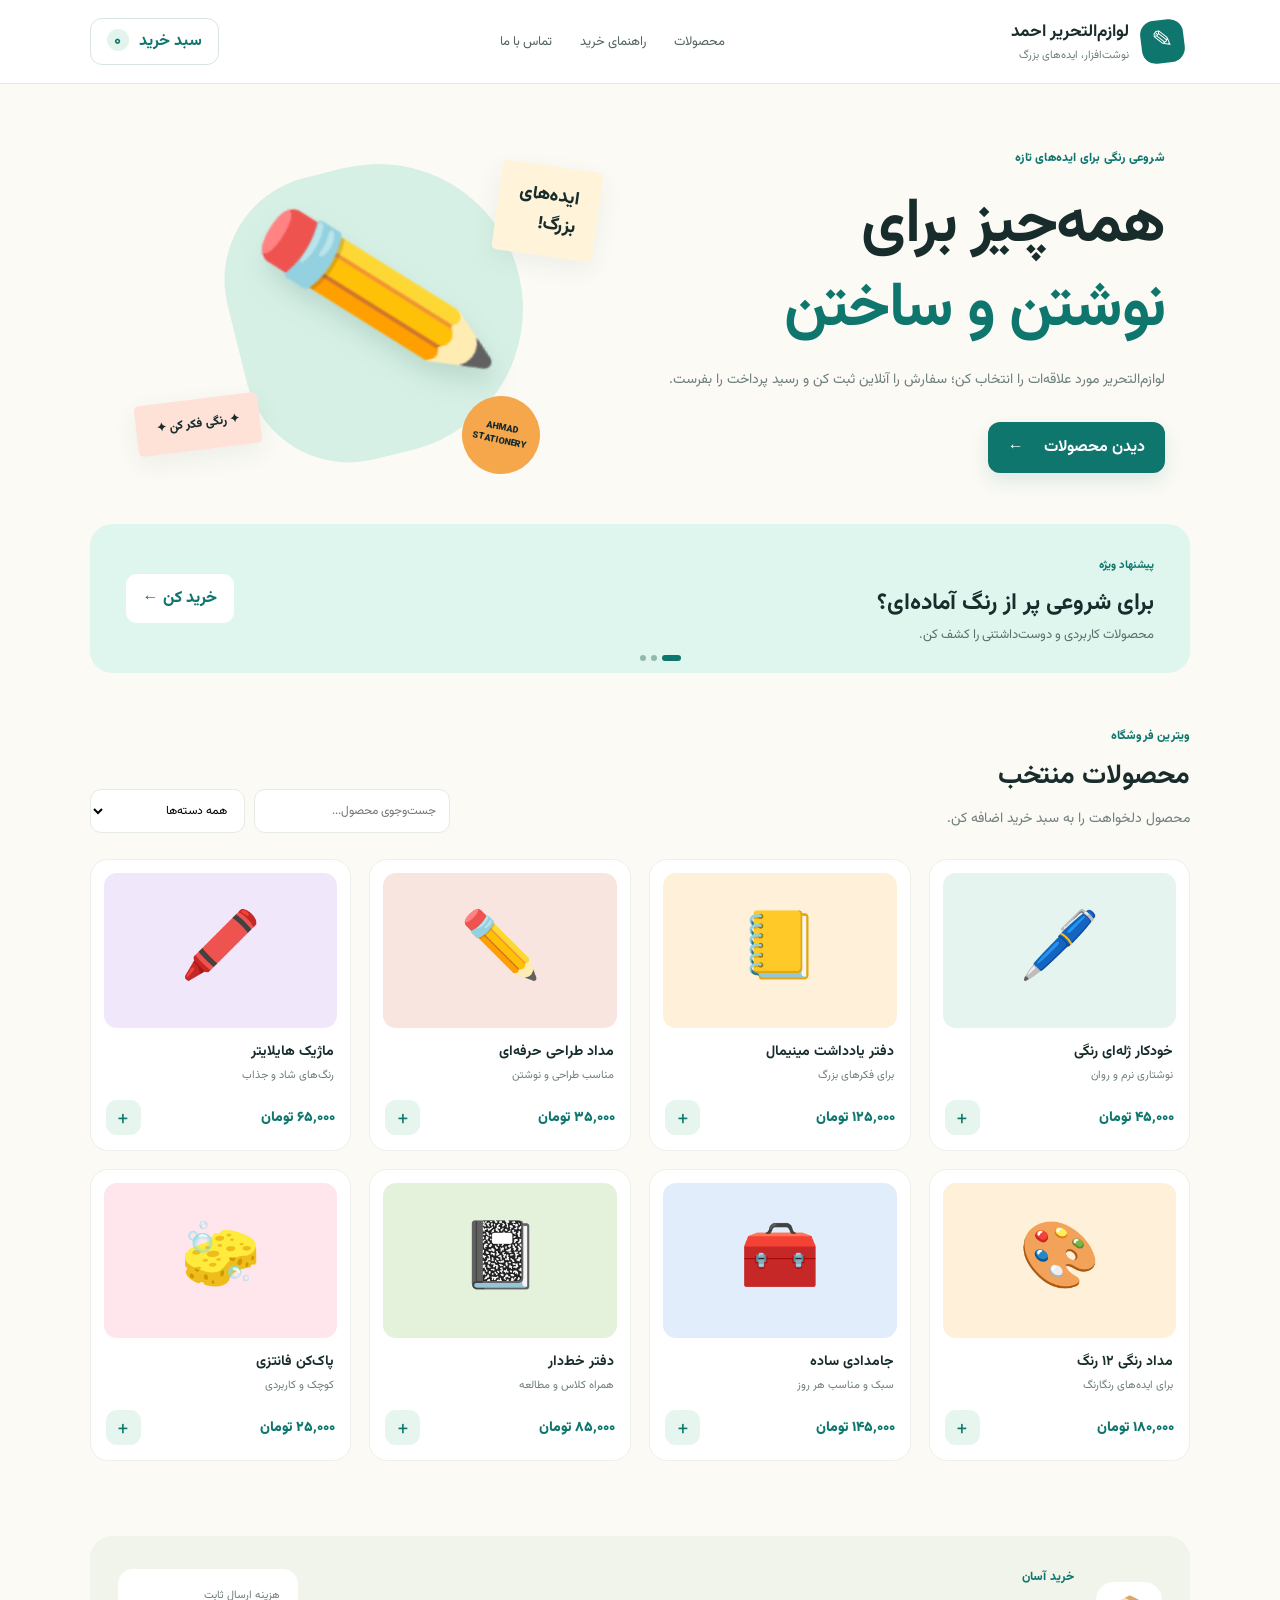
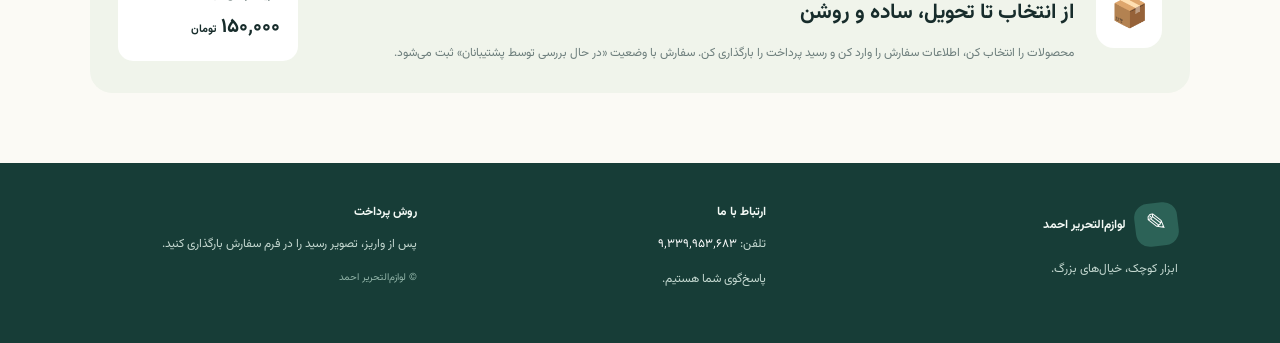
<file: index.html>
<!doctype html>
<html lang="fa" dir="rtl">
<head>
  <meta charset="utf-8"><meta name="viewport" content="width=device-width, initial-scale=1">
  <meta name="theme-color" content="#0f766e"><title>لوازم‌التحریر احمد</title>
  <link rel="stylesheet" href="style.css">
</head>
<body>
<header class="topbar">
  <button class="brand" id="brandMark" aria-label="لوازم التحریر احمد">
    <span class="brand-icon">✎</span><span><b id="brandName">لوازم‌التحریر احمد</b><small>نوشت‌افزار، ایده‌های بزرگ</small></span>
  </button>
  <nav><a href="#products">محصولات</a><a href="#how">راهنمای خرید</a><a href="#contact">تماس با ما</a></nav>
  <button class="cart-button" id="cartOpen">سبد خرید <span id="cartCount">۰</span></button>
</header>
<section class="hero">
  <div class="hero-copy"><span class="eyebrow">شروعی رنگی برای ایده‌های تازه</span><h1>همه‌چیز برای<br><em>نوشتن و ساختن</em></h1>
    <p>لوازم‌التحریر مورد علاقه‌ات را انتخاب کن؛ سفارش را آنلاین ثبت کن و رسید پرداخت را بفرست.</p>
    <a class="primary" href="#products">دیدن محصولات <span>←</span></a>
  </div>
  <div class="hero-art"><div class="blob"></div><div class="pencil">✏️</div><div class="note note-a">ایده‌های<br>بزرگ!</div><div class="note note-b">✦ رنگی فکر کن ✦</div><div class="circle">AHMAD<br>STATIONERY</div></div>
</section>
<section class="banner-wrap"><div class="banner" id="banner"><div><span class="banner-tag">پیشنهاد ویژه</span><h2 id="bannerTitle">برای شروعی پر از رنگ آماده‌ای؟</h2><p id="bannerText">محصولات کاربردی و دوست‌داشتنی را کشف کن.</p></div><a href="#products">خرید کن ←</a><div class="banner-dots" id="bannerDots"></div></div></section>
<main>
  <section class="section-head" id="products"><div><span class="eyebrow">ویترین فروشگاه</span><h2>محصولات منتخب</h2><p>محصول دلخواهت را به سبد خرید اضافه کن.</p></div><div class="filters"><input id="search" placeholder="جست‌وجوی محصول..." aria-label="جست‌وجوی محصول"><select id="category"><option value="همه">همه دسته‌ها</option><option>خودکار و مداد</option><option>دفتر و کاغذ</option><option>رنگ‌آمیزی</option><option>ابزار و لوازم</option></select></div></section>
  <div class="product-grid" id="productGrid"></div>
  <section class="how" id="how"><div class="how-icon">📦</div><div><span class="eyebrow">خرید آسان</span><h2>از انتخاب تا تحویل، ساده و روشن</h2><p>محصولات را انتخاب کن، اطلاعات سفارش را وارد کن و رسید پرداخت را بارگذاری کن. سفارش با وضعیت «در حال بررسی توسط پشتیبانان» ثبت می‌شود.</p></div><div class="shipping"><span>هزینه ارسال ثابت</span><strong>۱۵۰٬۰۰۰ <small>تومان</small></strong></div></section>
</main>
<footer id="contact"><div class="footer-brand"><span class="brand-icon">✎</span><b id="footerName">لوازم‌التحریر احمد</b><p>ابزار کوچک، خیال‌های بزرگ.</p></div><div><b>ارتباط با ما</b><p>تلفن: <a id="phoneLink" dir="ltr" href="tel:+989339953683">۰۹۳۳۹۹۵۳۶۸۳</a></p><p>پاسخ‌گوی شما هستیم.</p></div><div><b>روش پرداخت</b><p>پس از واریز، تصویر رسید را در فرم سفارش بارگذاری کنید.</p><small id="footerCopyright">© لوازم‌التحریر احمد</small></div></footer>
<div class="overlay" id="overlay"></div>
<aside class="drawer" id="cartDrawer"><div class="drawer-head"><h2>سبد خرید</h2><button class="icon-btn" data-close>×</button></div><div id="cartItems"></div><div class="cart-total" id="cartTotal"></div><button class="primary full" id="checkoutOpen">ثبت سفارش و پرداخت</button></aside>
<section class="modal" id="checkoutModal"><button class="modal-close" data-close>×</button><h2>تکمیل سفارش</h2><p class="muted">لطفاً اطلاعات تماس و رسید پرداخت را وارد کنید.</p><form id="checkoutForm"><label>نام و نام خانوادگی<input name="customer" required></label><label>شماره تماس<input name="phone" inputmode="tel" required></label><label>نشانی کامل<textarea name="address" rows="2" required></textarea></label><div class="payment-card"><span>واریز به کارت</span><strong id="cardNumber">۶۲۱۹۸۶۱۸۶۴۴۶۱۶۵۱</strong><b id="cardHolder">ناصر عبیداوی</b><button type="button" class="text-btn" id="copyCard">کپی شماره کارت</button></div><label>تصویر رسید پرداخت<input type="file" name="receipt" accept="image/*,.pdf" required></label><p class="hint">هزینه ارسال: <b>۱۵۰٬۰۰۰ تومان</b> — رسید فقط در این نسخه نمایشی در مرورگر نگهداری می‌شود.</p><button class="primary full" type="submit">ثبت سفارش</button></form></section>
<section class="modal" id="authModal"><button class="modal-close" data-close>×</button><h2 id="authTitle">ورود / ایجاد حساب</h2><p class="muted">برای ثبت سفارش، حساب کاربری بسازید یا وارد شوید.</p><form id="authForm"><label>نام کاربری<input name="username" required autocomplete="username"></label><label>رمز عبور<input name="password" type="password" required minlength="6" autocomplete="current-password"></label><label id="authNameWrap">نام نمایشی<input name="displayName"></label><button class="primary full" type="submit">ورود / ایجاد حساب</button><button class="text-btn" type="button" id="authToggle">تغییر به ورود</button></form></section>
<section class="modal admin-modal" id="adminModal"><button class="modal-close" data-close>×</button><div class="admin-title"><span class="eyebrow">مدیریت فروشگاه</span><h2>پنل مدیریت</h2></div><div id="adminLogin"><p class="muted">برای ورود، حساب مدیر بسازید یا وارد شوید. در نسخه نمایشی، احراز هویت فقط روی همین مرورگر است.</p><form id="adminAuthForm"><label>نام کاربری مدیر<input name="username" required></label><label>رمز عبور<input name="password" type="password" required minlength="6"></label><button class="primary full" type="submit">ورود / ایجاد مدیر</button></form></div>
<div id="adminPanel" hidden><div class="admin-tabs"><button class="tab active" data-tab="settings">تنظیمات</button><button class="tab" data-tab="productsAdmin">محصولات</button><button class="tab" data-tab="bannersAdmin">بنرها</button><button class="tab" data-tab="ordersAdmin">سفارش‌ها</button></div>
<div class="admin-page" id="settings"><h3>ویرایش ظاهر و اطلاعات</h3><form id="settingsForm" class="admin-form"><label>نام فروشگاه<input name="storeName"></label><label>شماره تماس<input name="phone"></label><label>شماره کارت<input name="cardNumber"></label><label>نام صاحب کارت<input name="cardHolder"></label><label>هزینه ارسال (تومان)<input name="shipping" type="number" min="0"></label><label>متن اصلی بنر<input name="bannerTitle"></label><label>متن توضیح بنر<input name="bannerText"></label><label>متن معرفی صفحه<textarea name="intro"></textarea></label><button class="primary" type="submit">ذخیره تنظیمات</button></form></div>
<div class="admin-page" id="productsAdmin" hidden><h3>افزودن محصول</h3><form id="productForm" class="admin-form"><label>نام محصول<input name="name" required></label><label>قیمت (تومان)<input name="price" type="number" min="0" required></label><label>دسته‌بندی<select name="category"><option>خودکار و مداد</option><option>دفتر و کاغذ</option><option>رنگ‌آمیزی</option><option>ابزار و لوازم</option></select></label><label>توضیح کوتاه<input name="description"></label><label>تصویر محصول<input name="image" type="file" accept="image/*"></label><button class="primary" type="submit">افزودن محصول</button></form><p class="hint">برای انتشار واقعی تصویر در پوشه pictures گیت‌هاب، به بک‌اند امن یا GitHub App نیاز است؛ این نسخه تصویر را فقط محلی نگه می‌دارد.</p><div id="adminProductList"></div></div>
<div class="admin-page" id="bannersAdmin" hidden><h3>مدیریت بنرهای چرخشی</h3><form id="bannerForm" class="admin-form"><label>عنوان بنر<input name="title" required></label><label>متن بنر<input name="text"></label><label>رنگ پس‌زمینه<input name="color" type="color" value="#dff6ef"></label><button class="primary" type="submit">افزودن بنر</button></form><p class="hint">هر بنر به‌صورت خودکار هر ۵ ثانیه نمایش داده می‌شود.</p><div id="adminBannerList"></div></div>
<div class="admin-page" id="ordersAdmin" hidden><h3>سفارش‌های ثبت‌شده</h3><div id="adminOrdersList"></div></div>
<button class="text-btn" id="adminLogout">خروج از پنل مدیریت</button></div></section>
<div class="toast" id="toast" role="status"></div>
<script src="app.js"></script>
</body></html>
</file>
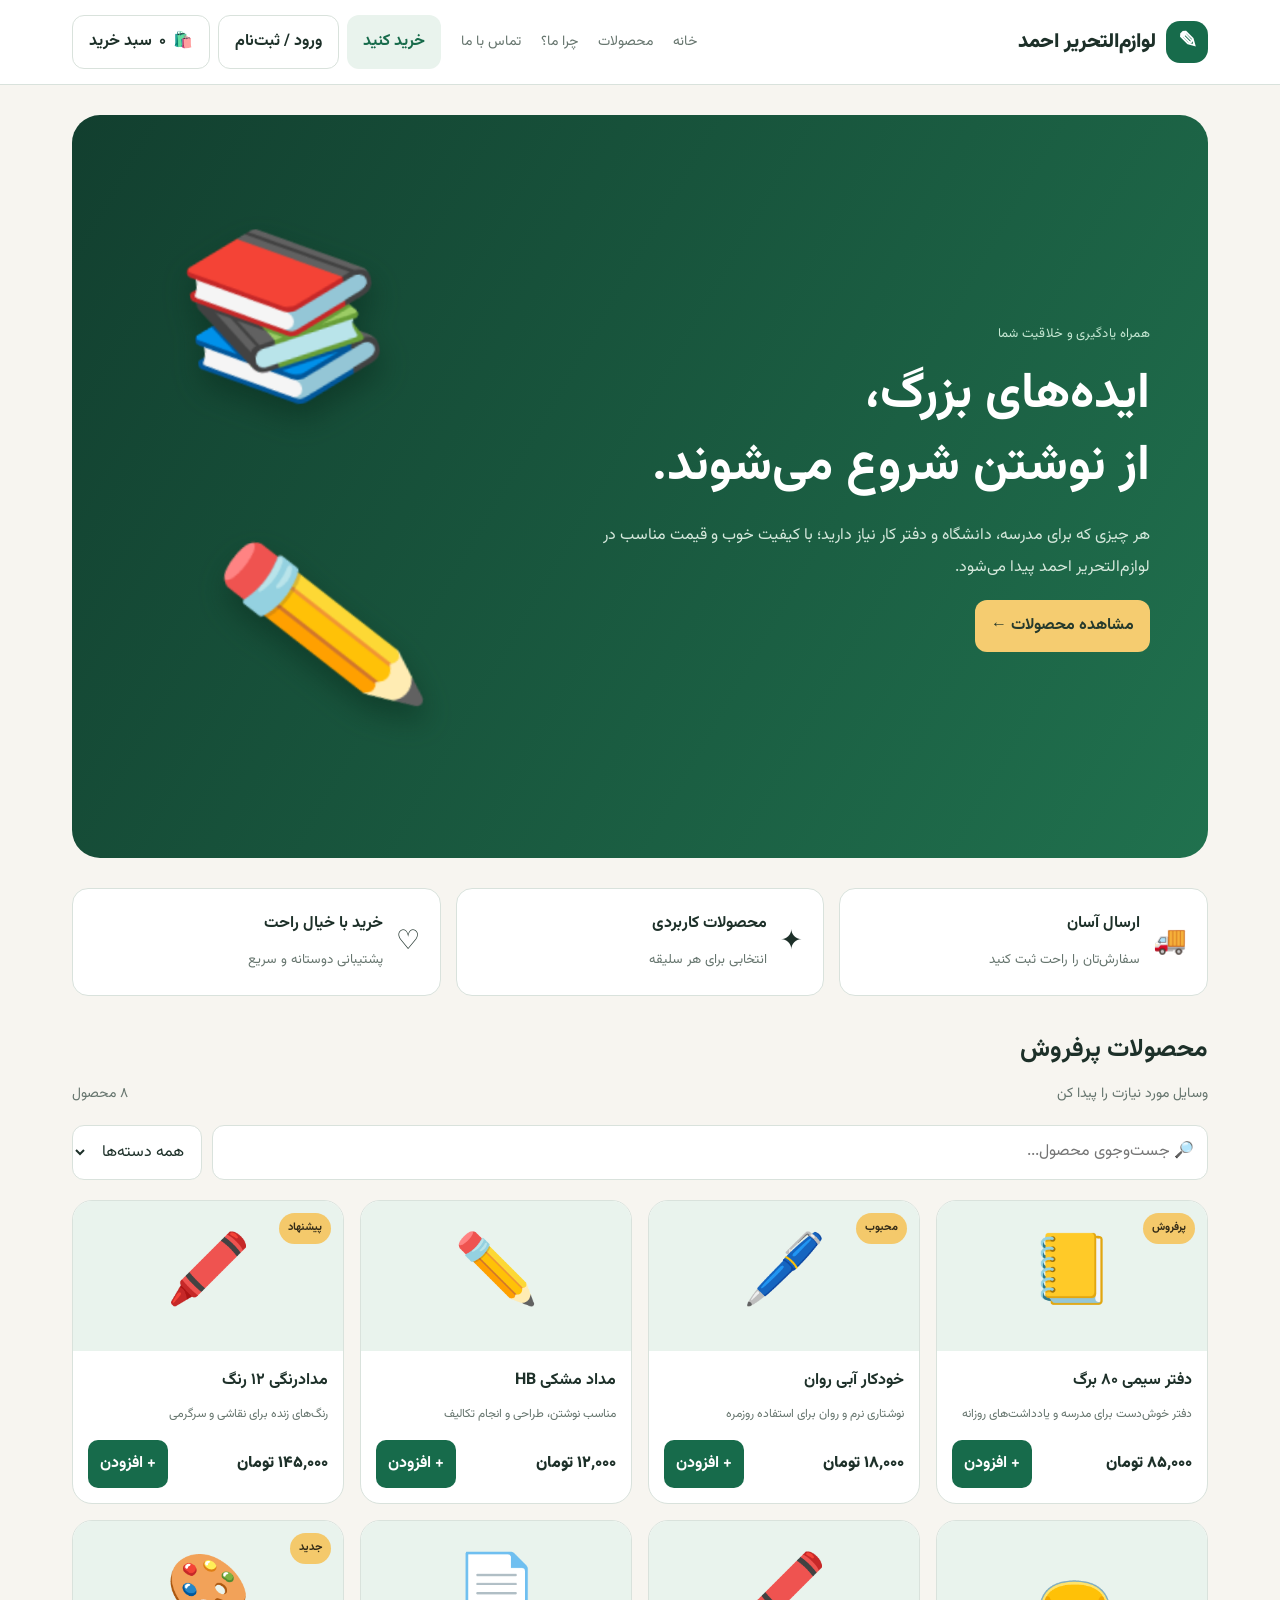
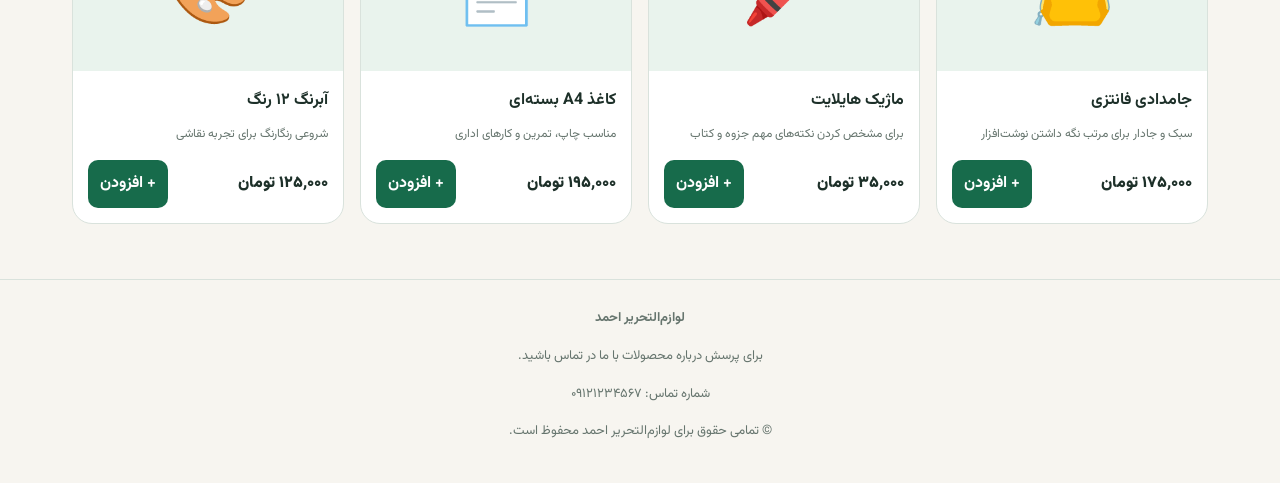
<file: ahmad-shop-photo-ready.html>
<!DOCTYPE html>
<html lang="fa" dir="rtl">
<head>
<meta charset="UTF-8"><meta name="viewport" content="width=device-width, initial-scale=1"><title>لوازم‌التحریر احمد</title>
<style>
@import url('https://fonts.googleapis.com/css2?family=Vazirmatn:wght@400;500;600;700;800;900&display=swap');
:root{color-scheme:light dark;--bg:light-dark(#f7f5f0,#141a18);--surface:light-dark(#fff,#202925);--ink:light-dark(#1d3029,#f1f5f2);--muted:light-dark(#66756e,#aab8b0);--line:light-dark(#e4e9e4,#35443c);--green:light-dark(#176b4b,#57c18e);--pale:light-dark(#e9f3ed,#253e32);--gold:light-dark(#f4c96b,#b48d36)}*{box-sizing:border-box}body{margin:0;font-family:"Vazirmatn","Noto Sans Arabic",Tahoma,sans-serif;background:var(--bg);color:var(--ink)}button,input,select,textarea{font:inherit}button{cursor:pointer;border:0;border-radius:12px;padding:11px 16px;background:var(--green);color:white;font-weight:700}button.secondary{background:var(--pale);color:var(--green)}button.ghost{background:transparent;border:1px solid var(--line);color:var(--ink)}button.danger{background:#b84040}.root{min-height:100vh;background:var(--bg)}header{background:var(--surface);border-bottom:1px solid var(--line);position:sticky;top:0;z-index:5}.nav{max-width:1180px;margin:auto;padding:15px 22px;display:flex;align-items:center;gap:20px}.brand{display:flex;align-items:center;gap:10px;font-weight:900;font-size:20px;margin-left:auto}.logo{width:42px;height:42px;border-radius:14px;background:var(--green);color:white;display:grid;place-items:center;font-size:23px}.navlinks{display:flex;gap:20px;color:var(--muted);font-size:14px}.navlinks a{color:inherit;text-decoration:none}.navactions{display:flex;gap:8px}.hero{max-width:1180px;margin:30px auto 22px;padding:0 22px}.heroBox{background:linear-gradient(120deg,#123f2f,#20714e);border-radius:28px;color:white;padding:clamp(26px,5vw,58px);display:grid;grid-template-columns:1.3fr .7fr;align-items:center;gap:20px;overflow:hidden;position:relative}.eyebrow{font-size:13px;color:#c7e8d4;letter-spacing:.3px}.hero h1{font-size:clamp(30px,4vw,50px);line-height:1.45;margin:12px 0}.hero p{color:#d5e8dc;line-height:2;max-width:570px}.heroArt{font-size:clamp(90px,14vw,165px);text-align:center;filter:drop-shadow(0 15px 15px #082b1c88);transform:rotate(-7deg)}.hero button{background:#f5cc70;color:#263a2c}.wrap{max-width:1180px;margin:0 auto;padding:0 22px 55px}.sectionHead{display:flex;align-items:end;justify-content:space-between;gap:16px;margin:30px 0 18px}.sectionHead h2{margin:0;font-size:25px}.muted{color:var(--muted);font-size:14px;margin-top:7px}.filters{display:flex;gap:10px;flex-wrap:wrap;margin-bottom:20px}.field{background:var(--surface);border:1px solid var(--line);border-radius:12px;color:var(--ink);padding:11px 13px;min-width:0}.search{flex:1;min-width:180px}.products{display:grid;grid-template-columns:repeat(4,minmax(0,1fr));gap:16px}.product{background:var(--surface);border:1px solid var(--line);border-radius:20px;overflow:hidden;display:flex;flex-direction:column;transition:transform .2s}.product:hover{transform:translateY(-3px)}.productArt{height:150px;background:var(--pale);display:grid;place-items:center;font-size:68px;position:relative;overflow:hidden}.productArt img{width:100%;height:100%;object-fit:cover;display:block}.imagePreview{width:100%;height:180px;border:2px dashed var(--line);border-radius:16px;background:var(--pale);display:grid;place-items:center;overflow:hidden;color:var(--muted);margin-top:8px}.imagePreview img{width:100%;height:100%;object-fit:contain;display:block}.tag{position:absolute;top:12px;right:12px;background:var(--gold);color:#332b17;border-radius:20px;padding:5px 9px;font-size:11px;font-weight:bold}.productBody{padding:15px;display:flex;flex-direction:column;flex:1}.product h3{margin:0 0 8px;font-size:16px}.product p{font-size:12px;color:var(--muted);line-height:1.8;margin:0 0 14px}.priceRow{display:flex;align-items:center;justify-content:space-between;gap:8px;margin-top:auto}.price{font-weight:900;font-size:16px}.price small{font-size:11px;color:var(--muted);font-weight:400}.add{padding:9px 12px;border-radius:10px}.benefits{display:grid;grid-template-columns:repeat(3,1fr);gap:15px;margin:30px 0}.benefit{border:1px solid var(--line);background:var(--surface);border-radius:16px;padding:20px;display:flex;gap:13px;align-items:center}.benefit span{font-size:27px}.benefit strong{display:block;margin-bottom:5px}.benefit small{color:var(--muted)}footer{border-top:1px solid var(--line);padding:26px 22px;color:var(--muted);text-align:center;font-size:13px}.adminTab{position:fixed;bottom:18px;left:18px;z-index:8;box-shadow:0 6px 25px #0002}.admin{position:fixed;inset:0;background:var(--bg);z-index:10;overflow:auto;display:none}.admin.open{display:block}.adminTop{background:var(--surface);border-bottom:1px solid var(--line);padding:17px 24px;display:flex;align-items:center;gap:12px;position:sticky;top:0;z-index:2}.adminTop h2{margin:0 auto 0 0;font-size:19px}.adminLayout{max-width:1180px;margin:auto;padding:24px;display:grid;grid-template-columns:220px 1fr;gap:22px}.side,.panel{background:var(--surface);border:1px solid var(--line);border-radius:18px;padding:18px;height:max-content}.side button{width:100%;text-align:right;margin:4px 0}.side button.active{background:var(--green);color:white}.panel h3{margin:0 0 16px}.adminGrid{display:grid;grid-template-columns:repeat(2,minmax(0,1fr));gap:14px}.adminGrid label{font-size:13px;color:var(--muted);display:flex;flex-direction:column;gap:7px}.adminGrid .wide{grid-column:1/-1}.adminActions{display:flex;gap:9px;flex-wrap:wrap;margin-top:18px}.tableWrap{overflow:auto}table{width:100%;border-collapse:collapse;min-width:500px}th,td{text-align:right;padding:12px 10px;border-bottom:1px solid var(--line);font-size:13px}th{color:var(--muted);font-weight:600}.tiny{padding:7px 10px;font-size:12px;margin:2px}.statrow{display:grid;grid-template-columns:repeat(3,1fr);gap:12px;margin-bottom:18px}.stat{background:var(--pale);padding:16px;border-radius:14px}.stat strong{font-size:22px;display:block;margin-top:8px}.empty{text-align:center;padding:45px;color:var(--muted)}.toast{position:fixed;bottom:20px;right:20px;background:var(--ink);color:var(--bg);padding:13px 18px;border-radius:12px;display:none;z-index:20}.toast.show{display:block}.cartBubble{font-weight:bold}.note{font-size:12px;color:var(--muted);line-height:1.8}
@media(max-width:850px){.products{grid-template-columns:repeat(2,minmax(0,1fr))}.navlinks{display:none}.heroBox{grid-template-columns:1fr .5fr}.heroArt{font-size:85px}.adminLayout{grid-template-columns:1fr}.side{display:flex;gap:6px;overflow:auto}.side button{white-space:nowrap;width:auto}.benefits{grid-template-columns:1fr}.statrow{grid-template-columns:1fr 1fr}}
@media(max-width:500px){.nav{padding:12px}.brand{font-size:16px}.logo{width:36px;height:36px}.navactions button{padding:9px 10px}.hero{margin-top:16px}.heroBox{grid-template-columns:1fr}.heroArt{display:none}.products{gap:10px}.productArt{height:110px;font-size:53px}.productBody{padding:11px}.product h3{font-size:14px}.priceRow{align-items:flex-start;flex-direction:column}.add{width:100%}.adminLayout{padding:12px}.adminGrid{grid-template-columns:1fr}.adminGrid .wide{grid-column:auto}.adminTop{padding:12px}.statrow{grid-template-columns:1fr}}
/* Persian typography and mobile-first polish */
body,button,input,select,textarea{font-family:"Vazirmatn","Noto Sans Arabic","Noto Naskh Arabic UI",Tahoma,sans-serif;line-height:1.8}
.adminTab{display:block!important}
.authShade,.checkoutShade{position:fixed;inset:0;background:#101713d9;z-index:30;display:grid;place-items:center;padding:16px;overflow:auto}
.authCard,.checkoutCard{background:var(--surface);color:var(--ink);border:1px solid var(--line);border-radius:22px;padding:24px;width:min(100%,480px);box-shadow:0 25px 80px #0004}
.authCard h2,.checkoutCard h2{margin-top:0}
.authCard label,.checkoutCard label{display:flex;flex-direction:column;gap:6px;margin:12px 0;font-size:14px}
.authCard input,.checkoutCard input,.checkoutCard textarea{width:100%}
.payBox{padding:14px;border:1px dashed var(--green);border-radius:14px;background:var(--pale);line-height:2;margin:14px 0}
.socialLinks{display:flex;gap:8px;flex-wrap:wrap;margin:12px 0}
.socialLinks a{display:inline-block;text-decoration:none;background:var(--pale);color:var(--green);border-radius:10px;padding:9px 12px;font-weight:700}
@media(max-width:500px){.authCard,.checkoutCard{padding:18px}.authCard button,.checkoutCard button{width:100%}}
/* Clear, readable customer forms */
:root{color-scheme:light;--bg:#f7f5f0;--surface:#ffffff;--ink:#1d3029;--muted:#66756e;--line:#d9e2dc;--green:#176b4b;--pale:#e9f3ed;--gold:#f4c96b}
body,button,input,select,textarea{font-family:Tahoma,"Segoe UI",sans-serif;line-height:1.9}
.checkoutShade,.authShade{background:rgba(8,18,13,.78);padding:24px 14px;align-items:start;overflow-y:auto}
.checkoutCard,.authCard{background:#fff!important;color:#172c22!important;border:2px solid #d5e5da;box-shadow:0 20px 70px rgba(0,0,0,.45);width:min(100%,560px);max-height:none;margin:3vh auto;padding:30px;font-size:16px}
.checkoutCard h2,.authCard h2{font-size:27px;font-weight:900;color:#145b3d;margin-bottom:8px}
.checkoutCard .muted,.authCard .muted{color:#53665b;font-size:15px;line-height:2}
.checkoutCard label,.authCard label{display:flex;flex-direction:column;gap:8px;margin:16px 0;color:#243b2f;font-size:16px;font-weight:700}
.checkoutCard .field,.authCard .field{background:#fff!important;color:#172c22!important;border:1.5px solid #b8cbbd;border-radius:11px;padding:12px 14px;min-height:48px;width:100%;font-size:16px}
.checkoutCard textarea,.authCard textarea{min-height:90px}
.checkoutCard .adminActions,.authCard .adminActions{display:flex;gap:10px;flex-wrap:wrap;margin-top:22px}
.checkoutCard .adminActions button,.authCard .adminActions button{flex:1;min-width:130px;min-height:48px;font-size:15px}
.checkoutCard .note,.authCard .note{color:#52665a;font-size:13px;line-height:2}
.checkoutCard .payBox{background:#edf7f0;color:#183c29;border:1.5px dashed #176b4b;font-size:16px}
@media(max-width:500px){.checkoutShade,.authShade{padding:10px}.checkoutCard,.authCard{padding:20px;margin:8px auto}.checkoutCard h2,.authCard h2{font-size:23px}.checkoutCard .adminActions,.authCard .adminActions{flex-direction:column}.checkoutCard .adminActions button,.authCard .adminActions button{width:100%}}
/* Secret admin entry: click the shop name five times */
.adminTab{display:none!important}
#brandName{cursor:pointer;user-select:none}
#brandName:focus-visible{outline:2px solid var(--green);outline-offset:5px;border-radius:4px}
body,button,input,select,textarea{font-family:'Vazirmatn',Tahoma,sans-serif!important;line-height:1.9}
</style></head>
<body><div class="root" id="appRoot">
<header><div class="nav"><div class="brand"><div class="logo">✎</div><span id="brandName">لوازم‌التحریر احمد</span></div><nav class="navlinks"><a href="#home">خانه</a><a href="#products">محصولات</a><a href="#why">چرا ما؟</a><a href="#contact">تماس با ما</a></nav><div class="navactions"><button class="secondary" onclick="document.getElementById('products').scrollIntoView({behavior:'smooth'})">خرید کنید</button><button class="ghost" onclick="showCart()">🛒 <span class="cartBubble" id="cartCount">۰</span></button></div></div></header>
<section class="hero" id="home"><div class="heroBox"><div><div class="eyebrow" id="heroEyebrow">همراه یادگیری و خلاقیت شما</div><h1 id="heroTitle">ایده‌های بزرگ،<br>از نوشتن شروع می‌شوند.</h1><p id="heroText">هر چیزی که برای مدرسه، دانشگاه و دفتر کار نیاز دارید؛ با کیفیت خوب و قیمت مناسب در لوازم‌التحریر احمد پیدا می‌شود.</p><button onclick="document.getElementById('products').scrollIntoView({behavior:'smooth'})">مشاهده محصولات ←</button></div><div class="heroArt">📚✏️</div></div></section>
<main class="wrap"><div class="benefits" id="why"><div class="benefit"><span>🚚</span><div><strong>ارسال آسان</strong><small>سفارش‌تان را راحت ثبت کنید</small></div></div><div class="benefit"><span>✦</span><div><strong>محصولات کاربردی</strong><small>انتخابی برای هر سلیقه</small></div></div><div class="benefit"><span>♡</span><div><strong>خرید با خیال راحت</strong><small>پشتیبانی دوستانه و سریع</small></div></div></div>
<div class="sectionHead" id="products"><div><h2>محصولات پرفروش</h2><div class="muted">وسایل مورد نیازت را پیدا کن</div></div><span class="muted" id="productCount"></span></div><div class="filters"><input class="field search" id="searchBox" placeholder="🔎 جست‌وجوی محصول..." oninput="renderProducts()"><select class="field" id="categoryFilter" onchange="renderProducts()"><option value="همه">همه دسته‌ها</option><option>نوشت‌افزار</option><option>دفتر و کاغذ</option><option>ابزار هنری</option><option>لوازم اداری</option></select></div><div class="products" id="productGrid"></div>
</main><footer id="contact"><strong id="footerName">لوازم‌التحریر احمد</strong><p id="footerText">برای پرسش درباره محصولات با ما در تماس باشید.</p><span id="footerPhone">شماره تماس: ۰۹۱۲۱۲۳۴۵۶۷</span><p>© تمامی حقوق برای لوازم‌التحریر احمد محفوظ است.</p></footer></div>
<button class="adminTab" onclick="openAdmin()">⚙ پنل مدیریت</button><div class="admin" id="admin"><div class="adminTop"><div class="logo">✎</div><h2>پنل مدیریت فروشگاه</h2><button class="ghost" onclick="closeAdmin()">✕ بستن</button></div><div class="adminLayout"><aside class="side"><button class="active" data-tab="dashboard" onclick="adminTab('dashboard',this)">▦ نمای کلی</button><button data-tab="products" onclick="adminTab('products',this)">📦 مدیریت محصولات</button><button data-tab="settings" onclick="adminTab('settings',this)">⚙ تنظیمات سایت</button><button data-tab="orders" onclick="adminTab('orders',this)">🛒 سبد خرید / سفارش‌ها</button></aside><section id="adminContent"></section></div></div><div class="toast" id="toast"></div>
<script>
const defaultProducts=[
{id:1,name:'دفتر سیمی ۸۰ برگ',category:'دفتر و کاغذ',price:85000,emoji:'📒',desc:'دفتر خوش‌دست برای مدرسه و یادداشت‌های روزانه',tag:'پرفروش'},
{id:2,name:'خودکار آبی روان',category:'نوشت‌افزار',price:18000,emoji:'🖊️',desc:'نوشتاری نرم و روان برای استفاده روزمره',tag:'محبوب'},
{id:3,name:'مداد مشکی HB',category:'نوشت‌افزار',price:12000,emoji:'✏️',desc:'مناسب نوشتن، طراحی و انجام تکالیف',tag:''},
{id:4,name:'مدادرنگی ۱۲ رنگ',category:'ابزار هنری',price:145000,emoji:'🖍️',desc:'رنگ‌های زنده برای نقاشی و سرگرمی',tag:'پیشنهاد'},
{id:5,name:'جامدادی فانتزی',category:'نوشت‌افزار',price:175000,emoji:'👝',desc:'سبک و جادار برای مرتب نگه داشتن نوشت‌افزار',tag:''},
{id:6,name:'ماژیک هایلایت',category:'لوازم اداری',price:35000,emoji:'🖍️',desc:'برای مشخص کردن نکته‌های مهم جزوه و کتاب',tag:''},
{id:7,name:'کاغذ A4 بسته‌ای',category:'دفتر و کاغذ',price:195000,emoji:'📄',desc:'مناسب چاپ، تمرین و کارهای اداری',tag:''},
{id:8,name:'آبرنگ ۱۲ رنگ',category:'ابزار هنری',price:125000,emoji:'🎨',desc:'شروعی رنگارنگ برای تجربه نقاشی',tag:'جدید'}];
const defaultSettings={brand:'لوازم‌التحریر احمد',eyebrow:'همراه یادگیری و خلاقیت شما',heroTitle:'ایده‌های بزرگ،\nاز نوشتن شروع می‌شوند.',heroText:'هر چیزی که برای مدرسه، دانشگاه و دفتر کار نیاز دارید؛ با کیفیت خوب و قیمت مناسب در لوازم‌التحریر احمد پیدا می‌شود.',footerText:'برای پرسش درباره محصولات با ما در تماس باشید.',phone:'۰۹۱۲۱۲۳۴۵۶۷'};
let products=load('ahmad_products',defaultProducts),settings=load('ahmad_settings',defaultSettings),cart=load('ahmad_cart',[]),orders=load('ahmad_orders',[]),editId=null;
function load(k,d){try{return JSON.parse(localStorage.getItem(k))||structuredClone(d)}catch(e){return JSON.parse(JSON.stringify(d))}}function save(){localStorage.setItem('ahmad_products',JSON.stringify(products));localStorage.setItem('ahmad_settings',JSON.stringify(settings));localStorage.setItem('ahmad_cart',JSON.stringify(cart));localStorage.setItem('ahmad_orders',JSON.stringify(orders))}function money(n){return Number(n).toLocaleString('fa-IR')+' تومان'}function esc(s){return String(s??'').replace(/[&<>"']/g,c=>({'&':'&amp;','<':'&lt;','>':'&gt;','"':'&quot;',"'":'&#39;'}[c]))}
function applySettings(){document.getElementById('brandName').textContent=settings.brand;document.getElementById('footerName').textContent=settings.brand;document.getElementById('heroEyebrow').textContent=settings.eyebrow;document.getElementById('heroTitle').innerHTML=esc(settings.heroTitle).replace(/\n/g,'<br>');document.getElementById('heroText').textContent=settings.heroText;document.getElementById('footerText').textContent=settings.footerText;document.getElementById('footerPhone').textContent='شماره تماس: '+settings.phone;document.title=settings.brand}
function renderProducts(){let q=(document.getElementById('searchBox')?.value||'').trim().toLowerCase(),cat=document.getElementById('categoryFilter')?.value||'همه';let list=products.filter(p=>(cat==='همه'||p.category===cat)&&(p.name+' '+p.desc+' '+p.category).toLowerCase().includes(q));document.getElementById('productCount').textContent=list.length.toLocaleString('fa-IR')+' محصول';document.getElementById('productGrid').innerHTML=list.length?list.map(p=>`<article class="product"><div class="productArt">${p.tag?`<span class="tag">${esc(p.tag)}</span>`:''}${p.image?`<img src="${p.image}" alt="${esc(p.name)}" loading="lazy">`:`<span>${esc(p.emoji||'📦')}</span>`}</div><div class="productBody"><h3>${esc(p.name)}</h3><p>${esc(p.desc)}</p><div class="priceRow"><span class="price">${money(p.price)}</span><button class="add" onclick="addCart(${p.id})">+ افزودن</button></div></div></article>`).join(''):'<div class="empty" style="grid-column:1/-1">محصولی پیدا نشد.</div>'}
function updateCartCount(){document.getElementById('cartCount').textContent=cart.reduce((a,c)=>a+c.qty,0).toLocaleString('fa-IR')}
function addCart(id){let p=products.find(p=>p.id===id);if(!p)return;let c=cart.find(c=>c.id===id);if(c)c.qty++;else cart.push({id,qty:1});save();updateCartCount();toast('محصول به سبد خرید اضافه شد')}
function toast(t){let el=document.getElementById('toast');el.textContent=t;el.classList.add('show');setTimeout(()=>el.classList.remove('show'),2300)}
function showCart(){if(!cart.length){toast('سبد خرید شما خالی است');return}let lines=cart.map(c=>{let p=products.find(p=>p.id===c.id);return p?`${p.name} × ${c.qty} — ${money(p.price*c.qty)}`:''}).filter(Boolean);let total=cart.reduce((a,c)=>{let p=products.find(p=>p.id===c.id);return a+(p?p.price*c.qty:0)},0);let detail=lines.join('\n')+'\n\nجمع کل: '+money(total)+'\n\nبرای ثبت سفارش نمایشی، تأیید را بزنید.';if(confirm(detail+'\n\nثبت سفارش؟')){orders.unshift({id:Date.now(),date:new Date().toLocaleDateString('fa-IR'),items:cart.map(c=>({...c})),total,status:'ثبت شده'});cart=[];save();updateCartCount();toast('سفارش در این پیش‌نمایش ثبت شد')}}
function openAdmin(){document.getElementById('admin').classList.add('open');adminTab('dashboard',document.querySelector('[data-tab="dashboard"]'))}function closeAdmin(){document.getElementById('admin').classList.remove('open')}
function adminTab(tab,btn){document.querySelectorAll('.side button').forEach(b=>b.classList.toggle('active',b===btn));if(tab==='dashboard')dashboard();if(tab==='products')productAdmin();if(tab==='settings')settingsAdmin();if(tab==='orders')ordersAdmin()}
function dashboard(){document.getElementById('adminContent').innerHTML=`<div class="statrow"><div class="stat">تعداد محصولات<strong>${products.length.toLocaleString('fa-IR')}</strong></div><div class="stat">تعداد سفارش‌ها<strong>${orders.length.toLocaleString('fa-IR')}</strong></div><div class="stat">اقلام در سبد<strong>${cart.reduce((a,c)=>a+c.qty,0).toLocaleString('fa-IR')}</strong></div></div><div class="panel"><h3>به پنل مدیریت خوش آمدید</h3><p class="muted">از این قسمت می‌توانید محصولات، قیمت‌ها، توضیحات، اطلاعات تماس و متن‌های صفحه اصلی را ویرایش کنید. تغییرات در همین مرورگر ذخیره می‌شوند.</p><div class="adminActions"><button onclick="adminTab('products',document.querySelector('[data-tab=products]'))">مدیریت محصولات</button><button class="secondary" onclick="adminTab('settings',document.querySelector('[data-tab=settings]'))">ویرایش ظاهر و اطلاعات سایت</button></div><p class="note">نکته: این یک پیش‌نمایش تعاملی است؛ اطلاعات روی دستگاه فعلی ذخیره می‌شوند و هنوز به درگاه پرداخت یا سرور واقعی متصل نیست.</p></div>`}
function productAdmin(){if(typeof editId==='undefined')editId=null;document.getElementById('adminContent').innerHTML=`<div class="panel"><h3 id="productFormTitle">افزودن محصول جدید</h3><form id="productForm" onsubmit="saveProduct(event)"><div class="adminGrid"><label>نام محصول<input class="field" name="name" required placeholder="مثلاً دفتر ۱۰۰ برگ"></label><label>قیمت (تومان)<input class="field" name="price" type="number" min="0" required placeholder="85000"></label><label>دسته‌بندی<select class="field" name="category"><option>نوشت‌افزار</option><option>دفتر و کاغذ</option><option>ابزار هنری</option><option>لوازم اداری</option></select></label><label>ایموجی / آیکن<input class="field" name="emoji" value="📦" maxlength="8"></label><label>برچسب کوتاه<input class="field" name="tag" placeholder="مثلاً جدید"></label><label class="wide">توضیحات<input class="field" name="desc" required placeholder="توضیح کوتاه محصول"></label><label class="wide">عکس محصول<input class="field" name="image" type="file" accept="image/*" onchange="previewProductImage(event)"><span class="note">JPG، PNG یا WebP؛ حداکثر ۲ مگابایت.</span><div class="imagePreview" id="productImagePreview">📷 هنوز عکسی انتخاب نشده</div></label></div><div class="adminActions"><button type="submit">ذخیره محصول</button><button type="button" class="ghost" onclick="resetProductForm()">پاک کردن فرم</button></div></form></div><div class="panel" style="margin-top:16px"><h3>فهرست محصولات</h3><div class="tableWrap"><table><thead><tr><th>محصول</th><th>دسته</th><th>قیمت</th><th>عملیات</th></tr></thead><tbody>${products.map(p=>`<tr><td>${esc(p.emoji)} ${esc(p.name)}</td><td>${esc(p.category)}</td><td>${money(p.price)}</td><td><button class="tiny secondary" onclick="editProduct(${p.id})">ویرایش</button><button class="tiny danger" onclick="deleteProduct(${p.id})">حذف</button></td></tr>`).join('')}</tbody></table></div></div>`}
function previewProductImage(e){const f=e.target.files&&e.target.files[0],box=document.getElementById('productImagePreview');if(!f)return;if(!f.type.startsWith('image/')){toast('لطفاً فایل تصویر انتخاب کنید');e.target.value='';return}if(f.size>2000000){toast('عکس باید کمتر از ۲ مگابایت باشد');e.target.value='';return}const r=new FileReader();r.onload=()=>{box.innerHTML='<img src="'+r.result+'" alt="پیش‌نمایش">';box.dataset.image=r.result};r.readAsDataURL(f)}
function saveProduct(e){e.preventDefault();let f=new FormData(e.target),file=f.get('image'),old=editId!==null?products.find(x=>x.id===editId):null,done=(image)=>{let p={name:f.get('name').trim(),price:Number(f.get('price')),category:f.get('category'),emoji:f.get('emoji')||'📦',tag:f.get('tag'),desc:f.get('desc').trim(),image:image||old?.image||''};if(editId!==null){products=products.map(x=>x.id===editId?{...x,...p}:x);toast('محصول ویرایش شد')}else{p.id=Math.max(0,...products.map(x=>x.id))+1;products.push(p);toast('محصول اضافه شد')}try{save();renderProducts();editId=null;productAdmin()}catch(err){toast('حافظه مرورگر پر شده؛ عکس کوچک‌تری انتخاب کنید')}};if(file&&file.size){if(file.size>2000000){toast('عکس باید کمتر از ۲ مگابایت باشد');return}const r=new FileReader();r.onload=()=>done(r.result);r.readAsDataURL(file)}else done(null)}
function editProduct(id){let p=products.find(x=>x.id===id);if(!p)return;editId=id;productAdmin();let form=document.getElementById('productForm');for(let k of ['name','price','category','emoji','tag','desc'])form.elements[k].value=p[k]??'';const box=document.getElementById('productImagePreview');if(box&&p.image)box.innerHTML='<img src="'+p.image+'" alt="تصویر فعلی">';document.getElementById('productFormTitle').textContent='ویرایش محصول: '+p.name;form.scrollIntoView({behavior:'smooth',block:'center'})}
function resetProductForm(){editId=null;productAdmin()}function deleteProduct(id){let p=products.find(x=>x.id===id);if(p&&confirm('محصول «'+p.name+'» حذف شود؟')){products=products.filter(x=>x.id!==id);save();renderProducts();productAdmin();toast('محصول حذف شد')}}
function settingsAdmin(){document.getElementById('adminContent').innerHTML=`<div class="panel"><h3>تنظیمات و محتوای سایت</h3><form onsubmit="saveSettings(event)"><div class="adminGrid"><label>نام فروشگاه<input class="field" name="brand" required value="${esc(settings.brand)}"></label><label>شماره تماس<input class="field" name="phone" value="${esc(settings.phone)}"></label><label class="wide">متن کوچک بالای عنوان<input class="field" name="eyebrow" value="${esc(settings.eyebrow)}"></label><label class="wide">عنوان اصلی صفحه<textarea class="field" name="heroTitle" rows="2">${esc(settings.heroTitle)}</textarea></label><label class="wide">توضیحات صفحه اصلی<textarea class="field" name="heroText" rows="3">${esc(settings.heroText)}</textarea></label><label class="wide">متن پایین سایت<textarea class="field" name="footerText" rows="2">${esc(settings.footerText)}</textarea></label></div><div class="adminActions"><button type="submit">ذخیره تنظیمات</button><button type="button" class="ghost" onclick="resetSettings()">بازگشت به متن اولیه</button></div></form><p class="note">با ذخیره، تغییرات بلافاصله در صفحه فروشگاه نمایش داده می‌شود.</p></div>`}
function saveSettings(e){e.preventDefault();let f=new FormData(e.target);for(let k of Object.keys(defaultSettings))settings[k]=f.get(k);save();applySettings();toast('تنظیمات ذخیره شد')}function resetSettings(){if(confirm('تنظیمات به حالت اولیه برگردد؟')){settings={...defaultSettings};save();applySettings();settingsAdmin();toast('تنظیمات بازنشانی شد')}}
function ordersAdmin(){document.getElementById('adminContent').innerHTML=`<div class="panel"><h3>سفارش‌های ثبت‌شده در این پیش‌نمایش</h3><p class="muted">ثبت سفارش فقط نمایشی است و پرداخت واقعی انجام نمی‌شود.</p>${orders.length?`<div class="tableWrap"><table><thead><tr><th>شماره</th><th>تاریخ</th><th>مبلغ کل</th><th>وضعیت</th><th>عملیات</th></tr></thead><tbody>${orders.map(o=>`<tr><td>${String(o.id).slice(-6)}</td><td>${esc(o.date)}</td><td>${money(o.total)}</td><td>${esc(o.status)}</td><td><button class="tiny secondary" onclick="viewOrder(${o.id})">جزئیات</button><button class="tiny danger" onclick="deleteOrder(${o.id})">حذف</button></td></tr>`).join('')}</tbody></table></div>`:'<div class="empty">هنوز سفارشی ثبت نشده است.</div>'}</div><div class="panel" style="margin-top:16px"><h3>سبد خرید فعلی</h3>${cart.length?cart.map(c=>{let p=products.find(p=>p.id===c.id);return p?`<p>${esc(p.name)} × ${c.qty} — ${money(p.price*c.qty)}</p>`:''}).join(''):'<p class="muted">سبد خرید خالی است.</p>'}</div>`}
function viewOrder(id){let o=orders.find(x=>x.id===id);if(o)alert(o.items.map(c=>{let p=products.find(p=>p.id===c.id);return (p?p.name:'محصول حذف‌شده')+' × '+c.qty}).join('\n')+'\nجمع: '+money(o.total))}function deleteOrder(id){if(confirm('این سفارش حذف شود؟')){orders=orders.filter(o=>o.id!==id);save();ordersAdmin()}}
/* Preview workflow: hash-based admin entry, card-transfer receipt review, and responsive checkout. */
const previewAdminUser='admin',previewAdminPass='ahmad123';
let paymentSettings=load('ahmad_payment_settings',{cardHolder:'احمد',cardNumber:'6037-0000-0000-0000',instagram:'https://www.instagram.com/',eitaa:'https://eitaa.com/',rubika:'https://rubika.ir/'});
let paymentRequests=load('ahmad_payment_requests',[]),adminAuthenticated=false;
function persistPayments(){localStorage.setItem('ahmad_payment_settings',JSON.stringify(paymentSettings));localStorage.setItem('ahmad_payment_requests',JSON.stringify(paymentRequests))}
function openLogin(){if(document.getElementById('authShade'))return;const shade=document.createElement('div');shade.id='authShade';shade.className='authShade';shade.innerHTML=`<form class="authCard" onsubmit="loginAdmin(event)"><div class="logo">✎</div><h2>ورود مدیر فروشگاه</h2><p class="muted">برای دسترسی به پنل، نام کاربری و رمز عبور را وارد کنید.</p><label>نام کاربری<input class="field" name="username" autocomplete="username" required></label><label>رمز عبور<input class="field" name="password" type="password" autocomplete="current-password" required></label><p id="loginError" class="note" role="alert"></p><div class="adminActions"><button type="submit">ورود به پنل</button><button type="button" class="ghost" onclick="location.hash='';document.getElementById('authShade')?.remove()">بازگشت به فروشگاه</button></div><p class="note">اطلاعات آزمایشی پیش‌نمایش: admin / ahmad123. این رمز فقط برای نمونه است؛ برای انتشار، احراز هویت سمت سرور باید پیاده‌سازی شود.</p></form>`;document.body.appendChild(shade)}
function loginAdmin(e){e.preventDefault();const f=new FormData(e.target);if(f.get('username')!==previewAdminUser||f.get('password')!==previewAdminPass){document.getElementById('loginError').textContent='نام کاربری یا رمز عبور درست نیست.';return}adminAuthenticated=true;document.getElementById('authShade')?.remove();document.getElementById('admin').classList.add('open');adminTab('dashboard',document.querySelector('[data-tab="dashboard"]'));}
function adminHash(){if(location.hash.toLowerCase()==='#admin'){if(adminAuthenticated){document.getElementById('admin').classList.add('open')}else{document.getElementById('admin').classList.remove('open');openLogin()}}else if(!adminAuthenticated){document.getElementById('authShade')?.remove()}}
window.addEventListener('hashchange',adminHash);
closeAdmin=function(){document.getElementById('admin').classList.remove('open');adminAuthenticated=false;if(location.hash.toLowerCase()==='#admin')history.replaceState(null,'',location.pathname+location.search)};
openAdmin=function(){location.hash='admin';adminHash()};
showCart=function(){if(!cart.length){toast('سبد خرید شما خالی است');return}const total=cart.reduce((a,c)=>{const p=products.find(p=>p.id===c.id);return a+(p?p.price*c.qty:0)},0);const shade=document.createElement('div');shade.className='checkoutShade';shade.id='checkoutShade';shade.innerHTML=`<form class="checkoutCard" onsubmit="submitPaymentRequest(event)"><h2>تکمیل سفارش</h2><p class="muted">اطلاعات تماس و نشانی را وارد کنید. ابتدا مبلغ را کارت‌به‌کارت کنید و رسید را برای ما بفرستید.</p><label>نام و نام خانوادگی<input class="field" name="customer" required></label><label>شماره موبایل<input class="field" name="mobile" inputmode="tel" required></label><label>نشانی کامل و کدپستی<textarea class="field" name="address" rows="3" required></textarea></label><label>توضیحات سفارش (اختیاری)<textarea class="field" name="note" rows="2"></textarea></label><div class="payBox"><strong>مبلغ قابل پرداخت: ${money(total)}</strong><br>به نام: ${esc(paymentSettings.cardHolder)}<br>شماره کارت: <strong>${esc(paymentSettings.cardNumber)}</strong><br><span class="note">شماره کارت از تنظیمات پنل مدیریت قابل تغییر است.</span></div><p class="note">پس از ثبت درخواست، رسید را از یکی از پیام‌رسان‌ها برای فروشگاه بفرستید. تا بررسی و تأیید مدیر، کد سفارش صادر نمی‌شود.</p><div class="adminActions"><button type="submit">ثبت درخواست پرداخت</button><button type="button" class="ghost" onclick="document.getElementById('checkoutShade').remove()">انصراف</button></div></form>`;document.body.appendChild(shade)};
function submitPaymentRequest(e){e.preventDefault();const f=new FormData(e.target);const total=cart.reduce((a,c)=>{const p=products.find(p=>p.id===c.id);return a+(p?p.price*c.qty:0)},0);const req={id:Date.now(),customer:f.get('customer').trim(),mobile:f.get('mobile').trim(),address:f.get('address').trim(),note:f.get('note').trim(),items:cart.map(c=>({...c})),total,status:'در انتظار رسید و تأیید',date:new Date().toLocaleDateString('fa-IR'),orderCode:null};paymentRequests.unshift(req);persistPayments();cart=[];save();updateCartCount();document.getElementById('checkoutShade')?.remove();showReceiptInstructions(req.id)}
function showReceiptInstructions(id){const req=paymentRequests.find(x=>x.id===id);if(!req)return;const shade=document.createElement('div');shade.className='checkoutShade';shade.innerHTML=`<div class="checkoutCard"><h2>درخواست پرداخت ثبت شد</h2><p>درخواست شما هنوز تأیید نشده است؛ بنابراین فعلاً کد سفارش ندارید.</p><div class="payBox">مبلغ: <strong>${money(req.total)}</strong><br>شماره کارت: <strong>${esc(paymentSettings.cardNumber)}</strong><br>نام صاحب کارت: ${esc(paymentSettings.cardHolder)}</div><p>رسید پرداخت را از یکی از راه‌های زیر برای فروشگاه بفرستید و نام و شماره موبایل ثبت‌شده را ذکر کنید.</p><div class="socialLinks"><a href="${esc(paymentSettings.instagram)}" target="_blank" rel="noopener">ارسال در اینستاگرام</a><a href="${esc(paymentSettings.eitaa)}" target="_blank" rel="noopener">ارسال در ایتا</a><a href="${esc(paymentSettings.rubika)}" target="_blank" rel="noopener">ارسال در روبیکا</a></div><p class="note">این لینک‌ها باید در پنل مدیریت با آدرس واقعی صفحه یا شناسه فروشگاه تنظیم شوند. در این پیش‌نمایش ارسال رسید خودکار نیست.</p><button onclick="this.closest('.checkoutShade').remove()">متوجه شدم</button></div>`;document.body.appendChild(shade)}
adminTab=function(tab,btn){document.querySelectorAll('.side button').forEach(b=>b.classList.toggle('active',b===btn));if(tab==='dashboard')dashboard();if(tab==='products')productAdmin();if(tab==='settings')settingsAdmin();if(tab==='orders')ordersAdmin();if(tab==='payments')paymentsAdmin()};
const oldSettingsAdmin=settingsAdmin;
settingsAdmin=function(){oldSettingsAdmin();const panel=document.getElementById('adminContent');panel.insertAdjacentHTML('beforeend',`<div class="panel" style="margin-top:16px"><h3>پرداخت کارت‌به‌کارت و راه‌های ارسال رسید</h3><form onsubmit="savePaymentSettings(event)"><div class="adminGrid"><label>نام صاحب کارت<input class="field" name="cardHolder" required value="${esc(paymentSettings.cardHolder)}"></label><label>شماره کارت<input class="field" name="cardNumber" required value="${esc(paymentSettings.cardNumber)}"></label><label class="wide">لینک یا شناسه اینستاگرام<input class="field" name="instagram" type="url" required value="${esc(paymentSettings.instagram)}"></label><label class="wide">لینک ایتا<input class="field" name="eitaa" type="url" required value="${esc(paymentSettings.eitaa)}"></label><label class="wide">لینک روبیکا<input class="field" name="rubika" type="url" required value="${esc(paymentSettings.rubika)}"></label></div><div class="adminActions"><button type="submit">ذخیره اطلاعات پرداخت</button></div></form><p class="note">در این پیش‌نمایش تغییرات فقط در همین مرورگر ذخیره می‌شوند. اطلاعات کارت را فقط پس از بررسی نهایی وارد کنید.</p></div>`)};
function savePaymentSettings(e){e.preventDefault();const f=new FormData(e.target);paymentSettings={cardHolder:f.get('cardHolder').trim(),cardNumber:f.get('cardNumber').trim(),instagram:f.get('instagram').trim(),eitaa:f.get('eitaa').trim(),rubika:f.get('rubika').trim()};persistPayments();toast('تنظیمات پرداخت ذخیره شد')}
const oldOrdersAdmin=ordersAdmin;
ordersAdmin=function(){oldOrdersAdmin();const panel=document.getElementById('adminContent');panel.insertAdjacentHTML('afterbegin',`<div class="panel" style="margin-bottom:16px"><h3>درخواست‌های کارت‌به‌کارت</h3><p class="muted">کد سفارش فقط بعد از تأیید دستی رسید توسط مدیر صادر می‌شود.</p>${paymentRequests.length?`<div class="tableWrap"><table><thead><tr><th>مشتری</th><th>موبایل</th><th>مبلغ</th><th>وضعیت</th><th>عملیات</th></tr></thead><tbody>${paymentRequests.map(r=>`<tr><td>${esc(r.customer)}</td><td>${esc(r.mobile)}</td><td>${money(r.total)}</td><td>${esc(r.status)}${r.orderCode?' · '+esc(r.orderCode):''}</td><td>${r.orderCode?'کد صادر شد':`<button class="tiny" onclick="approvePayment(${r.id})">تأیید رسید و صدور کد</button>`}<button class="tiny danger" onclick="rejectPayment(${r.id})">رد</button><button class="tiny secondary" onclick="paymentDetails(${r.id})">جزئیات</button></td></tr>`).join('')}</tbody></table></div>`:'<div class="empty">درخواست پرداختی وجود ندارد.</div>'}</div>`)};
function approvePayment(id){const r=paymentRequests.find(x=>x.id===id);if(!r||r.orderCode)return;if(!confirm('آیا رسید پرداخت این مشتری را بررسی و تأیید کرده‌اید؟ فقط در صورت تطبیق مبلغ با حساب بانکی تأیید کنید.'))return;r.status='پرداخت تأیید شد';r.orderCode='AH-'+String(id).slice(-6);orders.unshift({id,date:r.date,items:r.items,total:r.total,status:'پرداخت تأیید شد',customer:r.customer,mobile:r.mobile,address:r.address,orderCode:r.orderCode});persistPayments();save();ordersAdmin();toast('پرداخت تأیید شد و کد سفارش صادر شد: '+r.orderCode)}
function rejectPayment(id){const r=paymentRequests.find(x=>x.id===id);if(!r||!confirm('درخواست پرداخت رد شود؟'))return;r.status='رسید رد شد؛ نیاز به پیگیری';persistPayments();ordersAdmin()}
function paymentDetails(id){const r=paymentRequests.find(x=>x.id===id);if(r)alert('مشتری: '+r.customer+'\nموبایل: '+r.mobile+'\nنشانی: '+r.address+'\nتوضیحات: '+r.note+'\nاقلام: '+r.items.map(c=>{const p=products.find(p=>p.id===c.id);return (p?p.name:'کالای حذف‌شده')+' × '+c.qty}).join('، ')+'\nمبلغ: '+money(r.total)+'\nکد سفارش: '+(r.orderCode||'هنوز صادر نشده'))}
/* Customer accounts and order tracking preview. Production use requires server-side authentication and database storage. */
let customerUsers=load('ahmad_customer_users',[]),currentCustomer=load('ahmad_current_customer',null);
function customerAccountButton(){const nav=document.querySelector('.navactions');if(!nav)return;let b=document.getElementById('customerAccountBtn');if(!b){b=document.createElement('button');b.id='customerAccountBtn';b.className='ghost';b.onclick=()=>currentCustomer?showCustomerOrders():showCustomerAuth()}b.textContent=currentCustomer?'پیگیری سفارش‌ها':'ورود / ثبت‌نام';const cartButton=nav.querySelector('button[onclick="showCart()"]');if(cartButton)nav.insertBefore(b,cartButton);else nav.appendChild(b)}
function showCustomerAuth(){const shade=document.createElement('div');shade.className='checkoutShade';shade.id='customerAuthShade';shade.innerHTML=`<form class="checkoutCard" onsubmit="createCustomerAccount(event)"><h2>ساخت حساب کاربری</h2><p class="muted">برای پیگیری سفارش‌ها حساب بسازید.</p><label>نام و نام خانوادگی<input class="field" name="name" required></label><label>نام کاربری<input class="field" name="username" minlength="3" autocomplete="username" required></label><label>رمز عبور<input class="field" name="password" type="password" minlength="6" autocomplete="new-password" required></label><div class="adminActions"><button type="submit">ساخت حساب</button><button type="button" class="secondary" onclick="showCustomerLogin()">قبلاً حساب ساخته‌ام</button><button type="button" class="ghost" onclick="this.closest('.checkoutShade').remove()">بستن</button></div><p class="note">این پیش‌نمایش حساب را فقط در همین مرورگر نگه می‌دارد؛ برای سایت واقعی باید ورود امن سمت سرور فعال شود.</p></form>`;document.body.appendChild(shade)}
function showCustomerLogin(){document.getElementById('customerAuthShade')?.remove();const shade=document.createElement('div');shade.className='checkoutShade';shade.id='customerAuthShade';shade.innerHTML=`<form class="checkoutCard" onsubmit="loginCustomer(event)"><h2>ورود به حساب</h2><label>نام کاربری<input class="field" name="username" autocomplete="username" required></label><label>رمز عبور<input class="field" name="password" type="password" autocomplete="current-password" required></label><p id="customerLoginError" class="note" role="alert"></p><div class="adminActions"><button type="submit">ورود</button><button type="button" class="secondary" onclick="showCustomerAuth()">ساخت حساب جدید</button><button type="button" class="ghost" onclick="this.closest('.checkoutShade').remove()">بستن</button></div></form>`;document.body.appendChild(shade)}
function createCustomerAccount(e){e.preventDefault();const f=new FormData(e.target),username=f.get('username').trim();if(customerUsers.some(u=>u.username.toLowerCase()===username.toLowerCase())){toast('این نام کاربری قبلاً ثبت شده است');return}customerUsers.push({name:f.get('name').trim(),username,password:f.get('password')});localStorage.setItem('ahmad_customer_users',JSON.stringify(customerUsers));currentCustomer={username,name:f.get('name').trim()};localStorage.setItem('ahmad_current_customer',JSON.stringify(currentCustomer));document.getElementById('customerAuthShade')?.remove();customerAccountButton();toast('حساب کاربری ساخته شد')}
function loginCustomer(e){e.preventDefault();const f=new FormData(e.target),u=customerUsers.find(x=>x.username===f.get('username').trim()&&x.password===f.get('password'));if(!u){document.getElementById('customerLoginError').textContent='نام کاربری یا رمز عبور درست نیست.';return}currentCustomer={username:u.username,name:u.name};localStorage.setItem('ahmad_current_customer',JSON.stringify(currentCustomer));document.getElementById('customerAuthShade')?.remove();customerAccountButton();showCustomerOrders()}
function showCustomerOrders(){const mine=paymentRequests.filter(r=>r.customerUsername===currentCustomer?.username);const shade=document.createElement('div');shade.className='checkoutShade';shade.innerHTML=`<div class="checkoutCard"><h2>سلام ${esc(currentCustomer?.name||'')}</h2><p class="muted">پیگیری سفارش‌های حساب شما</p>${mine.length?mine.map(r=>`<div class="payBox"><strong>سفارش ${esc(r.orderCode||String(r.id).slice(-6))}</strong><br>تاریخ: ${esc(r.date)}<br>مبلغ: ${money(r.total)}<br>وضعیت: ${esc(r.status)}</div>`).join(''):'<p class="empty">هنوز سفارشی برای این حساب ثبت نشده است.</p>'}<div class="adminActions"><button onclick="this.closest('.checkoutShade').remove()">بستن</button><button class="secondary" onclick="customerLogout()">خروج از حساب</button></div></div>`;document.body.appendChild(shade)}
function customerLogout(){currentCustomer=null;localStorage.removeItem('ahmad_current_customer');document.querySelectorAll('.checkoutShade').forEach(x=>x.remove());const b=document.getElementById('customerAccountBtn');if(b)b.textContent='حساب کاربری';customerAccountButton();toast('از حساب خارج شدید')}
showCart=function(){if(!cart.length){toast('سبد خرید شما خالی است');return}if(!currentCustomer){showCustomerAuth();toast('برای ثبت سفارش ابتدا حساب کاربری بسازید');return}const total=cart.reduce((a,c)=>{const p=products.find(p=>p.id===c.id);return a+(p?p.price*c.qty:0)},0);const shade=document.createElement('div');shade.className='checkoutShade';shade.id='checkoutShade';shade.innerHTML=`<form class="checkoutCard" onsubmit="submitPaymentRequest(event)"><h2>تکمیل سفارش</h2><p class="muted">اطلاعات تحویل را کامل کنید. پس از کارت‌به‌کارت، رسید را همین‌جا بارگذاری کنید.</p><label>نام و نام خانوادگی<input class="field" name="customer" value="${esc(currentCustomer.name)}" required></label><label>شماره موبایل<input class="field" name="mobile" inputmode="tel" required></label><label>استان<input class="field" name="province" required></label><label>شهر<input class="field" name="city" required></label><label>نشانی کامل<textarea class="field" name="address" rows="3" required></textarea></label><label>کد پستی ۱۰ رقمی<input class="field" name="postalCode" inputmode="numeric" pattern="[0-9۰-۹]{10}" minlength="10" maxlength="10" required></label><label>رسید کارت‌به‌کارت (تصویر)<input class="field" name="receipt" type="file" accept="image/*" required></label><label>توضیحات سفارش (اختیاری)<textarea class="field" name="note" rows="2"></textarea></label><div class="payBox"><strong>مبلغ قابل پرداخت: ${money(total)}</strong><br>به نام: ${esc(paymentSettings.cardHolder)}<br>شماره کارت: <strong>${esc(paymentSettings.cardNumber)}</strong></div><p class="note">توجه: این نسخه نمایشی است؛ فایل رسید فقط انتخاب می‌شود و هنوز در سرور ذخیره نمی‌شود. برای دریافت واقعی رسید و پیگیری از دستگاه‌های مختلف، اتصال امن به پایگاه داده و فضای ذخیره‌سازی لازم است.</p><div class="adminActions"><button type="submit">ثبت سفارش</button><button type="button" class="ghost" onclick="document.getElementById('checkoutShade').remove()">انصراف</button></div></form>`;document.body.appendChild(shade)};
submitPaymentRequest=function(e){e.preventDefault();const f=new FormData(e.target),file=f.get('receipt');if(!file||!file.size){toast('لطفاً تصویر رسید را انتخاب کنید');return}const total=cart.reduce((a,c)=>{const p=products.find(p=>p.id===c.id);return a+(p?p.price*c.qty:0)},0);const req={id:Date.now(),customer:f.get('customer').trim(),customerUsername:currentCustomer.username,mobile:f.get('mobile').trim(),province:f.get('province').trim(),city:f.get('city').trim(),postalCode:f.get('postalCode').trim(),address:f.get('address').trim(),note:f.get('note').trim(),receiptFileName:file.name,items:cart.map(c=>({...c})),total,status:'در انتظار بررسی رسید',date:new Date().toLocaleDateString('fa-IR'),orderCode:'AH-'+String(Date.now()).slice(-6)};paymentRequests.unshift(req);persistPayments();cart=[];save();updateCartCount();document.getElementById('checkoutShade')?.remove();toast('سفارش ثبت شد؛ از حساب کاربری پیگیری کنید');showCustomerOrders()};
applySettings();renderProducts();updateCartCount();adminHash();customerAccountButton();
let brandClickCount=0,brandClickTimer=null;
const brandEntry=document.getElementById('brandName');
brandEntry.setAttribute('tabindex','0');brandEntry.setAttribute('role','button');brandEntry.setAttribute('aria-label','برای ورود مدیر، پنج بار کلیک کنید');
function brandAdminClick(){brandClickCount++;if(brandClickTimer)clearTimeout(brandClickTimer);brandClickTimer=setTimeout(()=>{brandClickCount=0},2500);if(brandClickCount>=5){brandClickCount=0;clearTimeout(brandClickTimer);location.hash='admin';adminHash();}}
brandEntry.addEventListener('click',brandAdminClick);
brandEntry.addEventListener('keydown',e=>{if(e.key==='Enter'||e.key===' '){e.preventDefault();brandAdminClick()}});
</script>
<script>
/* Extra shop-owner controls: editable admin credentials and hero banner */
const adminPrefsKey='ahmad_admin_prefs_v1';
function getAdminPrefs(){try{return JSON.parse(localStorage.getItem(adminPrefsKey))||{username:'admin',password:'ahmad123',banner:''}}catch(e){return{username:'admin',password:'ahmad123',banner:''}}}
function saveAdminPrefs(p){localStorage.setItem(adminPrefsKey,JSON.stringify(p))}
function applyShopBanner(){const p=getAdminPrefs(),hero=document.querySelector('.heroBox');if(!hero)return;let old=document.getElementById('customShopBanner');if(p.banner){if(!old){old=document.createElement('img');old.id='customShopBanner';old.alt='بنر فروشگاه';old.style.cssText='display:block;width:100%;max-height:260px;object-fit:cover;border-radius:18px;margin:0 0 18px';document.querySelector('.hero').prepend(old)}old.src=p.banner}else if(old)old.remove()}
window.loginAdmin=function(e){e.preventDefault();const f=new FormData(e.target),p=getAdminPrefs();if(f.get('username')!==p.username||f.get('password')!==p.password){toast('نام کاربری یا رمز عبور اشتباه است');return}adminAuthenticated=true;document.getElementById('authShade')?.remove();document.getElementById('admin').classList.add('open');adminTab('dashboard',document.querySelector('[data-tab="dashboard"]'));};
const priorSettingsAdmin=window.settingsAdmin;
window.settingsAdmin=function(){priorSettingsAdmin();const p=getAdminPrefs(),panel=document.getElementById('adminContent');panel.insertAdjacentHTML('beforeend',`<div class="panel" style="margin-top:16px"><h3>امنیت پنل مدیریت</h3><p class="muted">نام کاربری و رمز جدید را وارد و ذخیره کن. تغییرات در همین مرورگر ذخیره می‌شود.</p><form id="adminCredentialsForm" onsubmit="saveAdminCredentials(event)"><div class="adminGrid"><label>نام کاربری جدید<input class="field" name="username" minlength="3" required value="${esc(p.username)}"></label><label>رمز عبور جدید<input class="field" name="password" type="password" minlength="6" required value="${esc(p.password)}"></label></div><div class="adminActions"><button type="submit">ذخیره نام کاربری و رمز</button></div></form><p class="note">این نسخه محلی است و امنیت سرور واقعی ندارد؛ برای فروشگاه عمومی از ورود سمت سرور استفاده کن.</p></div><div class="panel" style="margin-top:16px"><h3>بنر صفحه اصلی</h3><p class="muted">یک تصویر از رایانه انتخاب کن تا بالای بنر اصلی سایت نمایش داده شود.</p><form onsubmit="saveShopBanner(event)"><label>انتخاب تصویر بنر<input class="field" type="file" name="banner" accept="image/*"></label><div class="adminActions"><button type="submit">بارگذاری و ذخیره بنر</button><button type="button" class="secondary" onclick="removeShopBanner()">حذف بنر</button></div></form><p class="note">برای اینکه فایل سایت سبک بماند، تصویر کمتر از 1.5 مگابایت انتخاب کن.</p></div>`)};
function saveAdminCredentials(e){e.preventDefault();const f=new FormData(e.target),p=getAdminPrefs();p.username=f.get('username').trim();p.password=f.get('password');saveAdminPrefs(p);toast('نام کاربری و رمز جدید ذخیره شد')}
function saveShopBanner(e){e.preventDefault();const file=e.target.elements.banner.files[0];if(!file){toast('اول یک تصویر انتخاب کن');return}if(file.size>1500000){toast('تصویر باید کمتر از 1.5 مگابایت باشد');return}const reader=new FileReader();reader.onload=()=>{const p=getAdminPrefs();p.banner=reader.result;try{saveAdminPrefs(p);applyShopBanner();settingsAdmin();toast('بنر ذخیره شد')}catch(err){toast('تصویر بزرگ است؛ تصویر کوچک‌تری انتخاب کن')}};reader.readAsDataURL(file)}
function removeShopBanner(){const p=getAdminPrefs();p.banner='';saveAdminPrefs(p);applyShopBanner();settingsAdmin();toast('بنر حذف شد')}
applyShopBanner();
/* Cart polish: selectable items and a clear labeled cart button. */
const cartNavButton=document.querySelector('.navactions button[onclick="showCart()"]');
if(cartNavButton){cartNavButton.innerHTML='🛍️ <span class="cartBubble" id="cartCount">۰</span> سبد خرید';cartNavButton.setAttribute('aria-label','سبد خرید');cartNavButton.style.display='inline-flex';cartNavButton.style.alignItems='center';cartNavButton.style.gap='7px'}
showCart=function(){
 if(!cart.length){toast('سبد خرید شما خالی است');return}
 if(!currentCustomer){showCustomerAuth();toast('برای ثبت سفارش ابتدا حساب کاربری بسازید');return}
 const shade=document.createElement('div');shade.className='checkoutShade';shade.id='checkoutShade';
 const draw=()=>{const chosen=cart.filter(c=>c.selected!==false);const total=chosen.reduce((sum,c)=>{const p=products.find(x=>x.id===c.id);return sum+(p?p.price*c.qty:0)},0);const rows=cart.map(c=>{const p=products.find(x=>x.id===c.id);if(!p)return '';return `<div class="payBox" style="display:flex;align-items:center;gap:10px"><input type="checkbox" aria-label="انتخاب ${esc(p.name)} برای پرداخت" ${c.selected!==false?'checked':''} onchange="toggleCartItem(${c.id},this.checked)" style="width:20px;height:20px;accent-color:#176b4b"><span style="font-size:25px">${esc(p.emoji||'📦')}</span><div style="flex:1"><strong>${esc(p.name)}</strong><br><span class="note">${money(p.price)} × ${c.qty}</span></div><strong>${money(p.price*c.qty)}</strong><button type="button" class="tiny danger" onclick="removeCartItem(${c.id})">حذف</button></div>`}).join('');shade.innerHTML=`<form class="checkoutCard" onsubmit="submitPaymentRequest(event)"><h2>🛍️ سبد خرید شما</h2><p class="muted">محصولاتی را که می‌خواهید همین حالا پرداخت کنید انتخاب کنید.</p>${rows}<div class="adminActions"><button type="button" class="secondary" onclick="selectAllCart(true)">انتخاب همه</button><button type="button" class="ghost" onclick="selectAllCart(false)">لغو انتخاب همه</button></div><div class="payBox"><strong>جمع مبلغ محصولات انتخاب‌شده: ${money(total)}</strong><br><span class="note">فقط محصولات تیک‌خورده برای پرداخت و ثبت سفارش ارسال می‌شوند.</span></div>${chosen.length?`<label>نام و نام خانوادگی<input class="field" name="customer" value="${esc(currentCustomer.name)}" required></label><label>شماره موبایل<input class="field" name="mobile" inputmode="tel" required></label><label>استان<input class="field" name="province" required></label><label>شهر<input class="field" name="city" required></label><label>نشانی کامل<textarea class="field" name="address" rows="3" required></textarea></label><label>کد پستی ۱۰ رقمی<input class="field" name="postalCode" inputmode="numeric" pattern="[0-9۰-۹]{10}" minlength="10" maxlength="10" required></label><label>رسید کارت‌به‌کارت (تصویر)<input class="field" name="receipt" type="file" accept="image/*" required></label><label>توضیحات سفارش (اختیاری)<textarea class="field" name="note" rows="2"></textarea></label><div class="payBox">به نام: ${esc(paymentSettings.cardHolder)}<br>شماره کارت: <strong>${esc(paymentSettings.cardNumber)}</strong></div><p class="note">این نسخه نمایشی است؛ فایل رسید فقط انتخاب می‌شود و هنوز در سرور ذخیره نمی‌شود.</p>`:'<p class="empty">برای ادامه، حداقل یک محصول را انتخاب کنید.</p>'}<div class="adminActions"><button type="submit" ${chosen.length?'':'disabled'}>پرداخت محصولات انتخاب‌شده</button><button type="button" class="ghost" onclick="document.getElementById('checkoutShade').remove()">بستن</button></div></form>`};
 window.toggleCartItem=function(id,checked){cart=cart.map(c=>c.id===id?{...c,selected:checked}:c);save();draw()};
 window.selectAllCart=function(checked){cart=cart.map(c=>({...c,selected:checked}));save();draw()};
 window.removeCartItem=function(id){cart=cart.filter(c=>c.id!==id);save();updateCartCount();if(!cart.length){shade.remove();toast('سبد خرید خالی شد')}else draw()};
 draw();document.body.appendChild(shade);
};
const originalSubmitPaymentRequest=submitPaymentRequest;
submitPaymentRequest=function(e){e.preventDefault();const selected=cart.filter(c=>c.selected!==false);if(!selected.length){toast('حداقل یک محصول را برای پرداخت انتخاب کنید');return}const originalCart=cart;cart=selected.map(c=>({...c}));const selectedIds=new Set(cart.map(c=>c.id));const form=e.target;const file=new FormData(form).get('receipt');if(!file||!file.size){cart=originalCart;toast('لطفاً تصویر رسید را انتخاب کنید');return}const f=new FormData(form),total=cart.reduce((a,c)=>{const p=products.find(p=>p.id===c.id);return a+(p?p.price*c.qty:0)},0);const req={id:Date.now(),customer:f.get('customer').trim(),customerUsername:currentCustomer.username,mobile:f.get('mobile').trim(),province:f.get('province').trim(),city:f.get('city').trim(),postalCode:f.get('postalCode').trim(),address:f.get('address').trim(),note:f.get('note').trim(),receiptFileName:file.name,items:cart.map(c=>({...c})),total,status:'در انتظار بررسی رسید',date:new Date().toLocaleDateString('fa-IR'),orderCode:'AH-'+String(Date.now()).slice(-6)};paymentRequests.unshift(req);persistPayments();cart=originalCart.filter(c=>!selectedIds.has(c.id));save();updateCartCount();document.getElementById('checkoutShade')?.remove();toast('سفارش انتخاب‌شده ثبت شد');showCustomerOrders()};
updateCartCount();
</script></body></html>
</file>
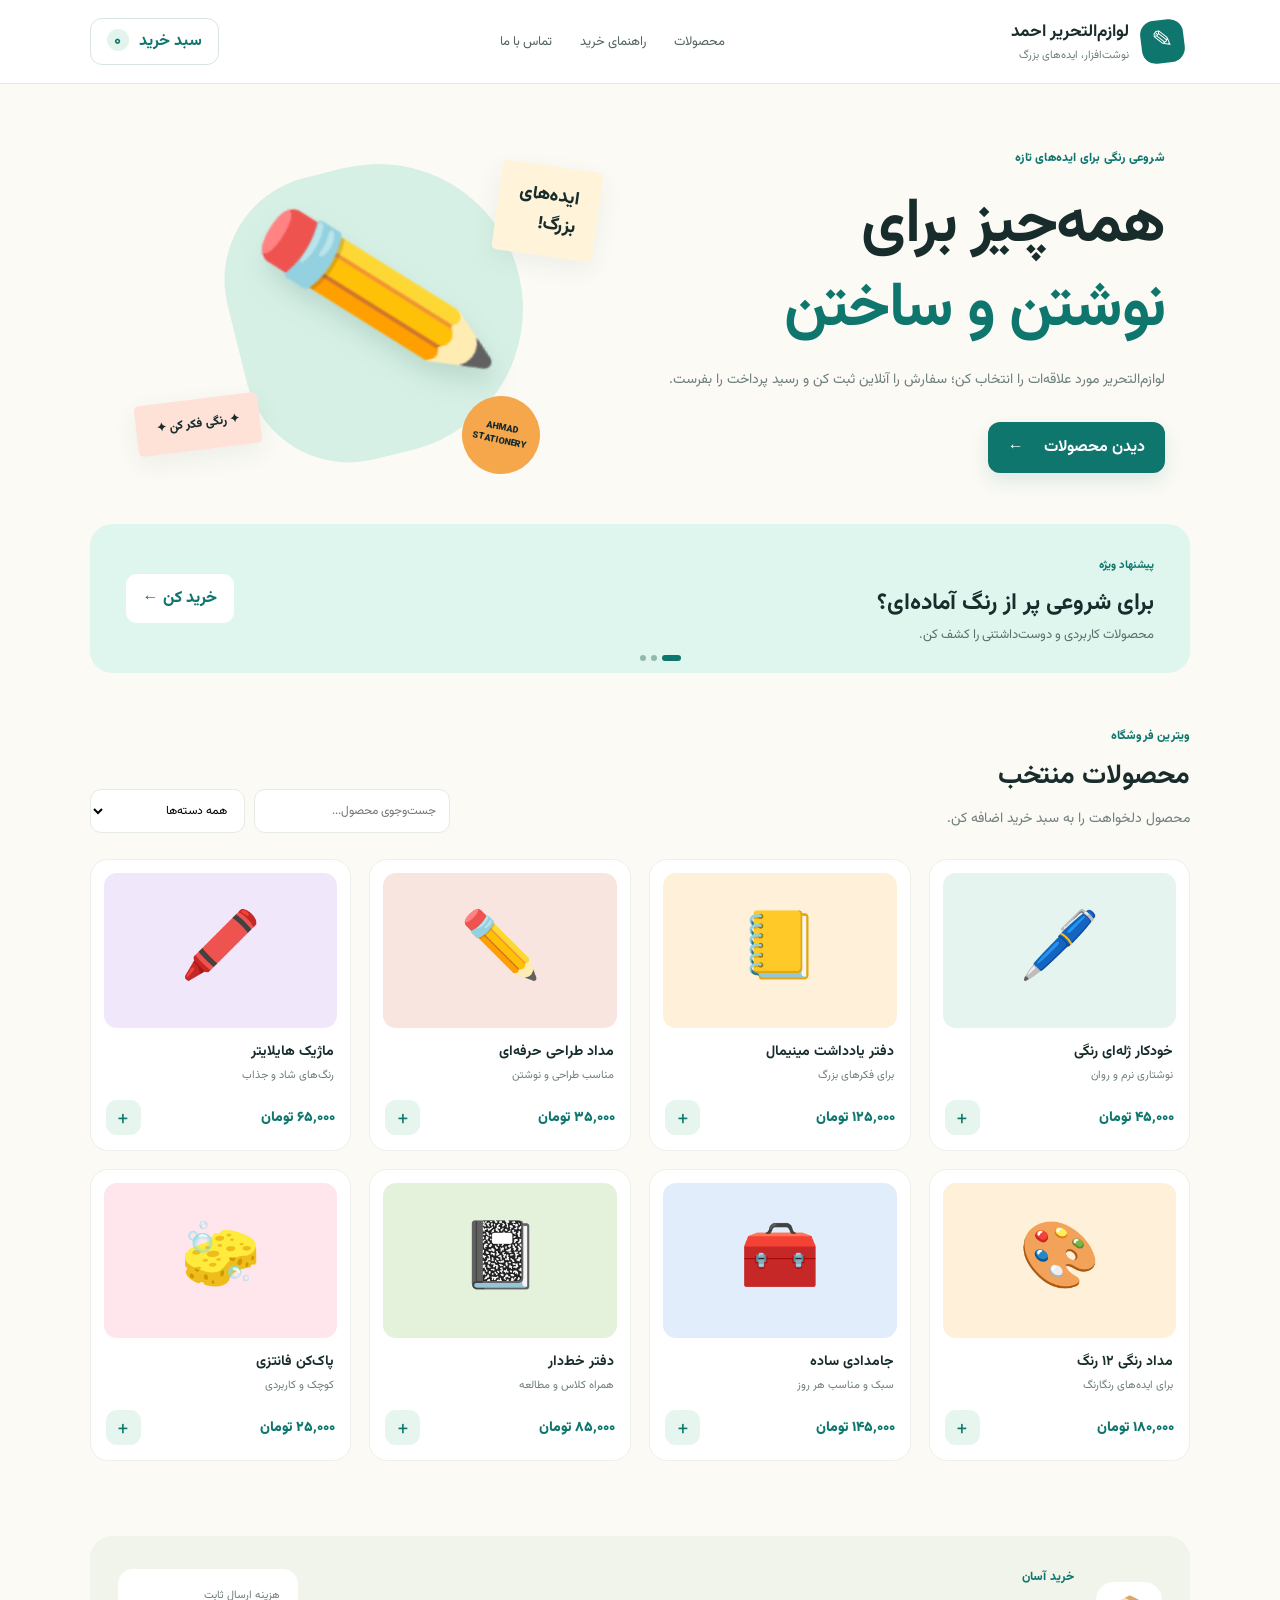
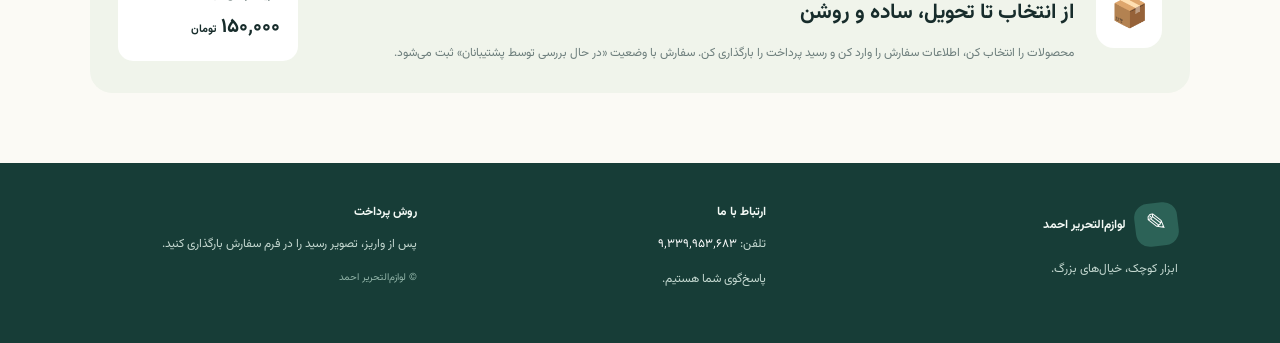
<file: index_phone_fixed.html>
<!doctype html>
<html lang="fa" dir="rtl">
<head>
  <meta charset="utf-8"><meta name="viewport" content="width=device-width, initial-scale=1">
  <meta name="theme-color" content="#0f766e"><title>لوازم‌التحریر احمد</title>
  <link rel="stylesheet" href="style.css">
</head>
<body>
<header class="topbar">
  <button class="brand" id="brandMark" aria-label="لوازم التحریر احمد">
    <span class="brand-icon">✎</span><span><b id="brandName">لوازم‌التحریر احمد</b><small>نوشت‌افزار، ایده‌های بزرگ</small></span>
  </button>
  <nav><a href="#products">محصولات</a><a href="#how">راهنمای خرید</a><a href="#contact">تماس با ما</a></nav>
  <button class="cart-button" id="cartOpen">سبد خرید <span id="cartCount">۰</span></button>
</header>
<section class="hero">
  <div class="hero-copy"><span class="eyebrow">شروعی رنگی برای ایده‌های تازه</span><h1>همه‌چیز برای<br><em>نوشتن و ساختن</em></h1>
    <p>لوازم‌التحریر مورد علاقه‌ات را انتخاب کن؛ سفارش را آنلاین ثبت کن و رسید پرداخت را بفرست.</p>
    <a class="primary" href="#products">دیدن محصولات <span>←</span></a>
  </div>
  <div class="hero-art"><div class="blob"></div><div class="pencil">✏️</div><div class="note note-a">ایده‌های<br>بزرگ!</div><div class="note note-b">✦ رنگی فکر کن ✦</div><div class="circle">AHMAD<br>STATIONERY</div></div>
</section>
<section class="banner-wrap"><div class="banner" id="banner"><div><span class="banner-tag">پیشنهاد ویژه</span><h2 id="bannerTitle">برای شروعی پر از رنگ آماده‌ای؟</h2><p id="bannerText">محصولات کاربردی و دوست‌داشتنی را کشف کن.</p></div><a href="#products">خرید کن ←</a><div class="banner-dots" id="bannerDots"></div></div></section>
<main>
  <section class="section-head" id="products"><div><span class="eyebrow">ویترین فروشگاه</span><h2>محصولات منتخب</h2><p>محصول دلخواهت را به سبد خرید اضافه کن.</p></div><div class="filters"><input id="search" placeholder="جست‌وجوی محصول..." aria-label="جست‌وجوی محصول"><select id="category"><option value="همه">همه دسته‌ها</option><option>خودکار و مداد</option><option>دفتر و کاغذ</option><option>رنگ‌آمیزی</option><option>ابزار و لوازم</option></select></div></section>
  <div class="product-grid" id="productGrid"></div>
  <section class="how" id="how"><div class="how-icon">📦</div><div><span class="eyebrow">خرید آسان</span><h2>از انتخاب تا تحویل، ساده و روشن</h2><p>محصولات را انتخاب کن، اطلاعات سفارش را وارد کن و رسید پرداخت را بارگذاری کن. سفارش با وضعیت «در حال بررسی توسط پشتیبانان» ثبت می‌شود.</p></div><div class="shipping"><span>هزینه ارسال ثابت</span><strong>۱۵۰٬۰۰۰ <small>تومان</small></strong></div></section>
</main>
<footer id="contact"><div class="footer-brand"><span class="brand-icon">✎</span><b id="footerName">لوازم‌التحریر احمد</b><p>ابزار کوچک، خیال‌های بزرگ.</p></div><div><b>ارتباط با ما</b><p>تلفن: <a id="phoneLink" dir="ltr" href="tel:+989339953683">۰۹۳۳۹۹۵۳۶۸۳</a></p><p>پاسخ‌گوی شما هستیم.</p></div><div><b>روش پرداخت</b><p>پس از واریز، تصویر رسید را در فرم سفارش بارگذاری کنید.</p><small id="footerCopyright">© لوازم‌التحریر احمد</small></div></footer>
<div class="overlay" id="overlay"></div>
<aside class="drawer" id="cartDrawer"><div class="drawer-head"><h2>سبد خرید</h2><button class="icon-btn" data-close>×</button></div><div id="cartItems"></div><div class="cart-total" id="cartTotal"></div><button class="primary full" id="checkoutOpen">ثبت سفارش و پرداخت</button></aside>
<section class="modal" id="checkoutModal"><button class="modal-close" data-close>×</button><h2>تکمیل سفارش</h2><p class="muted">لطفاً اطلاعات تماس و رسید پرداخت را وارد کنید.</p><form id="checkoutForm"><label>نام و نام خانوادگی<input name="customer" required></label><label>شماره تماس<input name="phone" inputmode="tel" required></label><label>نشانی کامل<textarea name="address" rows="2" required></textarea></label><div class="payment-card"><span>واریز به کارت</span><strong id="cardNumber">۶۲۱۹۸۶۱۸۶۴۴۶۱۶۵۱</strong><b id="cardHolder">ناصر عبیداوی</b><button type="button" class="text-btn" id="copyCard">کپی شماره کارت</button></div><label>تصویر رسید پرداخت<input type="file" name="receipt" accept="image/*,.pdf" required></label><p class="hint">هزینه ارسال: <b>۱۵۰٬۰۰۰ تومان</b> — رسید فقط در این نسخه نمایشی در مرورگر نگهداری می‌شود.</p><button class="primary full" type="submit">ثبت سفارش</button></form></section>
<section class="modal" id="authModal"><button class="modal-close" data-close>×</button><h2 id="authTitle">ورود / ایجاد حساب</h2><p class="muted">برای ثبت سفارش، حساب کاربری بسازید یا وارد شوید.</p><form id="authForm"><label>نام کاربری<input name="username" required autocomplete="username"></label><label>رمز عبور<input name="password" type="password" required minlength="6" autocomplete="current-password"></label><label id="authNameWrap">نام نمایشی<input name="displayName"></label><button class="primary full" type="submit">ورود / ایجاد حساب</button><button class="text-btn" type="button" id="authToggle">تغییر به ورود</button></form></section>
<section class="modal admin-modal" id="adminModal"><button class="modal-close" data-close>×</button><div class="admin-title"><span class="eyebrow">مدیریت فروشگاه</span><h2>پنل مدیریت</h2></div><div id="adminLogin"><p class="muted">برای ورود، حساب مدیر بسازید یا وارد شوید. در نسخه نمایشی، احراز هویت فقط روی همین مرورگر است.</p><form id="adminAuthForm"><label>نام کاربری مدیر<input name="username" required></label><label>رمز عبور<input name="password" type="password" required minlength="6"></label><button class="primary full" type="submit">ورود / ایجاد مدیر</button></form></div>
<div id="adminPanel" hidden><div class="admin-tabs"><button class="tab active" data-tab="settings">تنظیمات</button><button class="tab" data-tab="productsAdmin">محصولات</button><button class="tab" data-tab="bannersAdmin">بنرها</button><button class="tab" data-tab="ordersAdmin">سفارش‌ها</button></div>
<div class="admin-page" id="settings"><h3>ویرایش ظاهر و اطلاعات</h3><form id="settingsForm" class="admin-form"><label>نام فروشگاه<input name="storeName"></label><label>شماره تماس<input name="phone"></label><label>شماره کارت<input name="cardNumber"></label><label>نام صاحب کارت<input name="cardHolder"></label><label>هزینه ارسال (تومان)<input name="shipping" type="number" min="0"></label><label>متن اصلی بنر<input name="bannerTitle"></label><label>متن توضیح بنر<input name="bannerText"></label><label>متن معرفی صفحه<textarea name="intro"></textarea></label><button class="primary" type="submit">ذخیره تنظیمات</button></form></div>
<div class="admin-page" id="productsAdmin" hidden><h3>افزودن محصول</h3><form id="productForm" class="admin-form"><label>نام محصول<input name="name" required></label><label>قیمت (تومان)<input name="price" type="number" min="0" required></label><label>دسته‌بندی<select name="category"><option>خودکار و مداد</option><option>دفتر و کاغذ</option><option>رنگ‌آمیزی</option><option>ابزار و لوازم</option></select></label><label>توضیح کوتاه<input name="description"></label><label>تصویر محصول<input name="image" type="file" accept="image/*"></label><button class="primary" type="submit">افزودن محصول</button></form><p class="hint">برای انتشار واقعی تصویر در پوشه pictures گیت‌هاب، به بک‌اند امن یا GitHub App نیاز است؛ این نسخه تصویر را فقط محلی نگه می‌دارد.</p><div id="adminProductList"></div></div>
<div class="admin-page" id="bannersAdmin" hidden><h3>مدیریت بنرهای چرخشی</h3><form id="bannerForm" class="admin-form"><label>عنوان بنر<input name="title" required></label><label>متن بنر<input name="text"></label><label>رنگ پس‌زمینه<input name="color" type="color" value="#dff6ef"></label><button class="primary" type="submit">افزودن بنر</button></form><p class="hint">هر بنر به‌صورت خودکار هر ۵ ثانیه نمایش داده می‌شود.</p><div id="adminBannerList"></div></div>
<div class="admin-page" id="ordersAdmin" hidden><h3>سفارش‌های ثبت‌شده</h3><div id="adminOrdersList"></div></div>
<button class="text-btn" id="adminLogout">خروج از پنل مدیریت</button></div></section>
<div class="toast" id="toast" role="status"></div>
<script src="app.js"></script>
</body></html>
</file>
<file: style.css>
@import url('https://fonts.googleapis.com/css2?family=Vazirmatn:wght@400;500;600;700;800;900&display=swap');
:root{--ink:#172c2b;--muted:#6d7e7c;--teal:#0f766e;--teal-dark:#095c56;--cream:#fbfaf5;--line:#e6ebe6;--orange:#f6a64b;--radius:22px}*{box-sizing:border-box}html{scroll-behavior:smooth}body{margin:0;background:var(--cream);color:var(--ink);font-family:Vazirmatn,Tahoma,sans-serif}button,input,textarea,select{font:inherit}button,a{cursor:pointer}a{color:inherit;text-decoration:none}.topbar{height:84px;display:flex;align-items:center;justify-content:space-between;padding:0 7%;border-bottom:1px solid var(--line);background:#fff;gap:24px}.brand{border:0;background:none;display:flex;align-items:center;gap:12px;text-align:right;color:var(--ink)}.brand b{display:block;font-size:17px}.brand small{display:block;color:var(--muted);font-size:11px;margin-top:2px}.brand-icon{display:grid;place-items:center;background:var(--teal);color:white;width:43px;height:43px;border-radius:14px;font-size:25px;transform:rotate(-7deg)}nav{display:flex;gap:28px;font-size:13px;color:#516461}nav a:hover{color:var(--teal)}.cart-button{border:1px solid #d8e5df;background:#fff;border-radius:12px;padding:10px 16px;color:var(--teal);font-weight:700}.cart-button span{display:inline-grid;place-items:center;background:#e2f5ed;border-radius:50%;min-width:22px;height:22px;margin-right:6px}.hero{display:grid;grid-template-columns:1fr 1fr;align-items:center;padding:60px 9% 50px;min-height:440px;overflow:hidden}.hero-copy{max-width:500px}.eyebrow{color:var(--teal);font-weight:800;font-size:12px;letter-spacing:.2px}.hero h1{font-size:clamp(36px,5vw,62px);line-height:1.35;letter-spacing:-1.5px;margin:14px 0}.hero h1 em{font-style:normal;color:var(--teal)}.hero-copy p,.section-head p,.how p{color:var(--muted);line-height:2;font-size:14px}.primary{display:inline-flex;justify-content:center;align-items:center;gap:20px;border:0;background:var(--teal);color:#fff;border-radius:12px;padding:13px 20px;font-weight:700;box-shadow:0 8px 18px #0f766e20}.primary:hover{background:var(--teal-dark)}.hero-copy .primary{margin-top:14px}.hero-art{height:330px;position:relative;display:grid;place-items:center}.blob{position:absolute;width:290px;height:290px;border-radius:42% 58% 58% 42%;background:#d7f0e6;transform:rotate(-14deg)}.pencil{position:relative;font-size:180px;filter:drop-shadow(0 16px 12px #164b3b24);transform:rotate(-13deg)}.note{position:absolute;background:#fff4d9;padding:16px 20px;border-radius:5px;box-shadow:0 8px 25px #3e5c4c12;font-weight:800;line-height:1.6;transform:rotate(8deg)}.note-a{top:22px;right:8%;font-size:18px}.note-b{bottom:24px;left:4%;font-size:12px;background:#ffe2d7;transform:rotate(-7deg)}.circle{position:absolute;bottom:0;right:19%;background:var(--orange);width:78px;height:78px;border-radius:50%;display:grid;place-content:center;text-align:center;font-size:9px;font-weight:900;line-height:1.5;transform:rotate(12deg)}.banner-wrap{padding:0 7% 50px}.banner{position:relative;display:flex;align-items:center;justify-content:space-between;gap:20px;background:#dff6ef;border-radius:var(--radius);padding:28px 36px;min-height:145px;transition:background .4s}.banner h2{font-size:23px;margin:8px 0 4px}.banner p{font-size:13px;color:#57716a;margin:0}.banner>a{background:#fff;padding:12px 17px;border-radius:11px;color:var(--teal);font-weight:800;white-space:nowrap}.banner-tag{font-size:11px;font-weight:800;color:var(--teal)}.banner-dots{position:absolute;bottom:12px;left:50%;display:flex;gap:5px}.banner-dots span{width:6px;height:6px;border-radius:10px;background:#93b9ad}.banner-dots span.active{width:19px;background:var(--teal)}main{padding:0 7% 70px}.section-head{display:flex;align-items:end;justify-content:space-between;gap:25px;margin-bottom:26px}.section-head h2,.how h2{font-size:27px;margin:7px 0}.section-head p{margin:0}.filters{display:flex;gap:9px}.filters input,.filters select{background:white;border:1px solid var(--line);border-radius:11px;padding:11px 13px;min-width:155px;outline-color:var(--teal);font-size:12px}.product-grid{display:grid;grid-template-columns:repeat(4,minmax(0,1fr));gap:18px}.product{background:white;border:1px solid #edf0eb;border-radius:18px;padding:13px;transition:.2s;position:relative}.product:hover{transform:translateY(-4px);box-shadow:0 15px 35px #244c3a0d}.product-image{height:155px;border-radius:13px;background:#f1f5ef;display:grid;place-items:center;overflow:hidden;font-size:65px}.product-image img{width:100%;height:100%;object-fit:cover}.product h3{font-size:14px;margin:13px 3px 4px}.product .desc{font-size:11px;color:var(--muted);margin:0 3px;min-height:18px}.product-bottom{display:flex;align-items:center;justify-content:space-between;margin:15px 2px 2px;gap:8px}.price{font-weight:900;font-size:14px;color:var(--teal)}.add-btn{border:0;background:#e6f5ee;color:var(--teal);width:35px;height:35px;border-radius:11px;font-size:22px}.empty{grid-column:1/-1;padding:40px;text-align:center;color:var(--muted);background:white;border-radius:18px}.how{margin-top:75px;background:#f0f4eb;border-radius:var(--radius);padding:28px;display:grid;grid-template-columns:auto 1fr auto;align-items:center;gap:22px}.how-icon{width:66px;height:66px;background:#fff;border-radius:18px;display:grid;place-items:center;font-size:30px}.how h2{font-size:21px}.how p{font-size:12px;margin-bottom:0}.shipping{background:white;border-radius:15px;padding:18px;min-width:180px}.shipping span{display:block;font-size:11px;color:var(--muted)}.shipping strong{display:block;font-size:20px;margin-top:7px}.shipping small{font-size:11px}footer{display:grid;grid-template-columns:1.2fr 1fr 1fr;gap:35px;padding:40px 8%;background:#173d37;color:#f4faf6;font-size:12px}footer p{color:#c4d8d0;line-height:1.9}footer small{color:#91b4a8}.footer-brand .brand-icon{display:inline-grid;vertical-align:middle;margin-left:9px;background:#2c6257}footer a{color:#fff}.overlay{position:fixed;inset:0;background:#102c2680;z-index:10;opacity:0;pointer-events:none;transition:.25s}.overlay.show{opacity:1;pointer-events:auto}.drawer{position:fixed;z-index:11;top:0;bottom:0;left:0;width:min(420px,100%);background:#fff;padding:24px;transform:translateX(-105%);transition:.3s;overflow:auto}.drawer.open{transform:translateX(0)}.drawer-head{display:flex;justify-content:space-between;align-items:center;border-bottom:1px solid var(--line);padding-bottom:12px}.drawer-head h2,.modal h2{margin:0 0 10px}.icon-btn,.modal-close{border:0;background:#f0f5f1;border-radius:10px;width:35px;height:35px;font-size:23px}.cart-row{display:grid;grid-template-columns:1fr auto;gap:6px;padding:16px 0;border-bottom:1px solid var(--line);font-size:13px}.cart-row small{color:var(--muted)}.qty{display:flex;align-items:center;gap:9px}.qty button{border:0;background:#e7f4ed;border-radius:7px;width:25px;height:25px;color:var(--teal)}.cart-total{padding:18px 0;line-height:2;font-size:13px}.cart-total strong{font-size:19px;display:block}.full{width:100%}.modal{display:none;position:fixed;z-index:12;top:50%;left:50%;transform:translate(-50%,-46%);width:min(520px,calc(100% - 28px));max-height:90vh;overflow:auto;background:white;border-radius:22px;padding:28px;box-shadow:0 20px 70px #0d2c2633}.modal.show{display:block;animation:appear .2s forwards}@keyframes appear{to{transform:translate(-50%,-50%)}}.modal-close{float:left;margin:-8px -8px 8px 0}.muted,.hint{font-size:12px;color:var(--muted);line-height:1.8}.modal form{display:grid;gap:13px}.modal label,.admin-form label{display:grid;gap:6px;font-size:12px;font-weight:700}.modal input,.modal textarea,.admin-form input,.admin-form textarea,.admin-form select{width:100%;border:1px solid var(--line);border-radius:10px;padding:11px;background:#fff;outline-color:var(--teal);font-size:13px}.payment-card{display:grid;gap:6px;background:#eff8f3;border:1px dashed #9fc9b6;padding:14px;border-radius:13px}.payment-card span{font-size:11px;color:var(--muted)}.payment-card strong{font-size:18px;letter-spacing:1px}.payment-card b{font-size:12px}.text-btn{border:0;background:transparent;color:var(--teal);font-weight:800;padding:7px 0;font-size:12px;text-align:right}.admin-modal{width:min(760px,calc(100% - 24px))}.admin-title{margin-bottom:18px}.admin-tabs{display:flex;gap:7px;flex-wrap:wrap;border-bottom:1px solid var(--line);padding-bottom:12px;margin-bottom:18px}.tab{border:0;background:#f0f4f1;border-radius:9px;padding:9px 13px;font-size:12px}.tab.active{background:var(--teal);color:#fff}.admin-form{display:grid;grid-template-columns:repeat(2,minmax(0,1fr));gap:12px;margin-bottom:15px}.admin-form button{align-self:end}.admin-form label:last-of-type:nth-child(odd){grid-column:1/-1}.admin-item{display:flex;justify-content:space-between;gap:12px;padding:12px;border:1px solid var(--line);border-radius:11px;margin:8px 0;font-size:12px;align-items:center}.danger{border:0;background:#fff0ed;color:#b83e2e;border-radius:8px;padding:7px 10px;font-size:11px}.order-card{border:1px solid var(--line);padding:13px;border-radius:12px;margin:9px 0;font-size:12px;line-height:1.9}.status{color:#9a6a16;background:#fff4d9;border-radius:7px;padding:4px 8px;display:inline-block}.toast{position:fixed;z-index:20;bottom:22px;right:50%;transform:translate(50%,20px);opacity:0;background:#173d37;color:#fff;padding:12px 20px;border-radius:12px;font-size:12px;pointer-events:none;transition:.25s}.toast.show{opacity:1;transform:translate(50%,0)}[hidden]{display:none!important}
@media(max-width:850px){nav{display:none}.hero{padding:40px 7%;grid-template-columns:1fr 0.8fr}.hero-art{transform:scale(.8)}.product-grid{grid-template-columns:repeat(3,minmax(0,1fr))}.how{grid-template-columns:auto 1fr}.shipping{grid-column:2}.section-head{align-items:start;flex-direction:column}.filters{width:100%}.filters>*{flex:1;min-width:0}footer{padding:35px 7%}}
@media(max-width:600px){.topbar{height:72px;padding:0 5%;gap:8px}.brand b{font-size:14px}.brand small{font-size:10px}.brand-icon{width:38px;height:38px}.cart-button{padding:8px 10px;font-size:11px}.hero{grid-template-columns:1fr;padding:38px 7% 12px}.hero-art{height:245px;transform:scale(.82);margin-top:-5px}.hero-copy{text-align:center}.hero h1{font-size:42px}.banner-wrap{padding:0 5% 40px}.banner{padding:22px;align-items:flex-start;flex-direction:column}.banner h2{font-size:19px}.banner>a{padding:9px 13px}.banner-dots{left:22px;bottom:18px}main{padding:0 5% 45px}.product-grid{grid-template-columns:repeat(2,minmax(0,1fr));gap:10px}.product{padding:9px}.product-image{height:125px}.product h3{font-size:12px}.price{font-size:12px}.product-bottom{align-items:center}.how{grid-template-columns:1fr;text-align:center;padding:23px}.how-icon{margin:auto}.shipping{grid-column:auto;min-width:0}.section-head h2{font-size:24px}footer{grid-template-columns:1fr;gap:18px;padding:30px 7%}.admin-form{grid-template-columns:1fr}.admin-form label:last-of-type:nth-child(odd){grid-column:auto}.modal{padding:22px}.payment-card strong{font-size:15px}}
</file>
